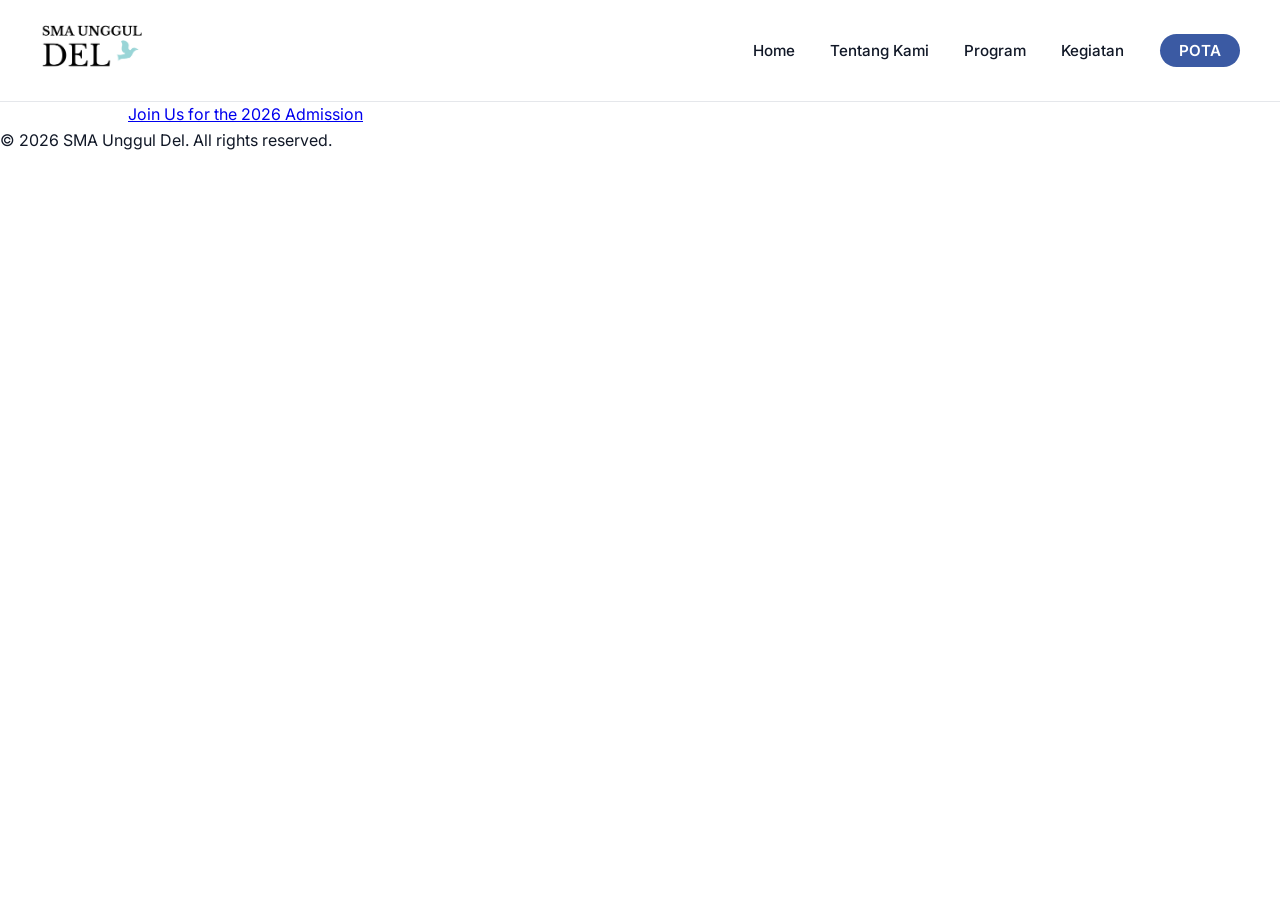
<file: index.html>
<!DOCTYPE html>
<html lang="en">
<head>
  <meta charset="UTF-8" />
  <meta name="viewport" content="width=device-width, initial-scale=1.0" />
  <title>SMA Unggul Del</title>
  <link href="https://fonts.googleapis.com/css2?family=Playfair+Display:wght@500;600;700&family=Inter:wght@400;500;600&display=swap" rel="stylesheet">
  <link rel="stylesheet" href="style.css">
</head>
<body>
  <header>
    <nav>
      <div class="logo"><a href="index.html"><img src="Images/title_card.png" alt="SMA Unggul Del Logo"></a></div>
      <ul>
        <li><a href="index.html">Home</a></li>
        <li><a href="about.html">Tentang Kami</a></li>
        <li><a href="program.html">Program</a></li>
        <li><a href="kegiatan.html">Kegiatan</a></li>
        <li><a href="pota.html" class="nav-cta">POTA</a></li>
      </ul>
    </nav>
  </header>
  <section class="hero">
    <div class="hero-content">
      <h1>A Noble School<br><span class="underline">for Noble Winners.</span></h1>
      <p>Bersama SMA Unggul Del wujudkan generasi yang cerdas, beriman, dan bijaksana.</p>
      <div class="hero-buttons">
         <a href="https://admisi.smadel.sch.id/" class="hero-cta" target="_blank">Join Us for the 2026 Admission</a>
      </div>
    </div>
  </section>
  <footer><p>© 2026 SMA Unggul Del. All rights reserved.</p></footer>
</body>
</html>
</file>
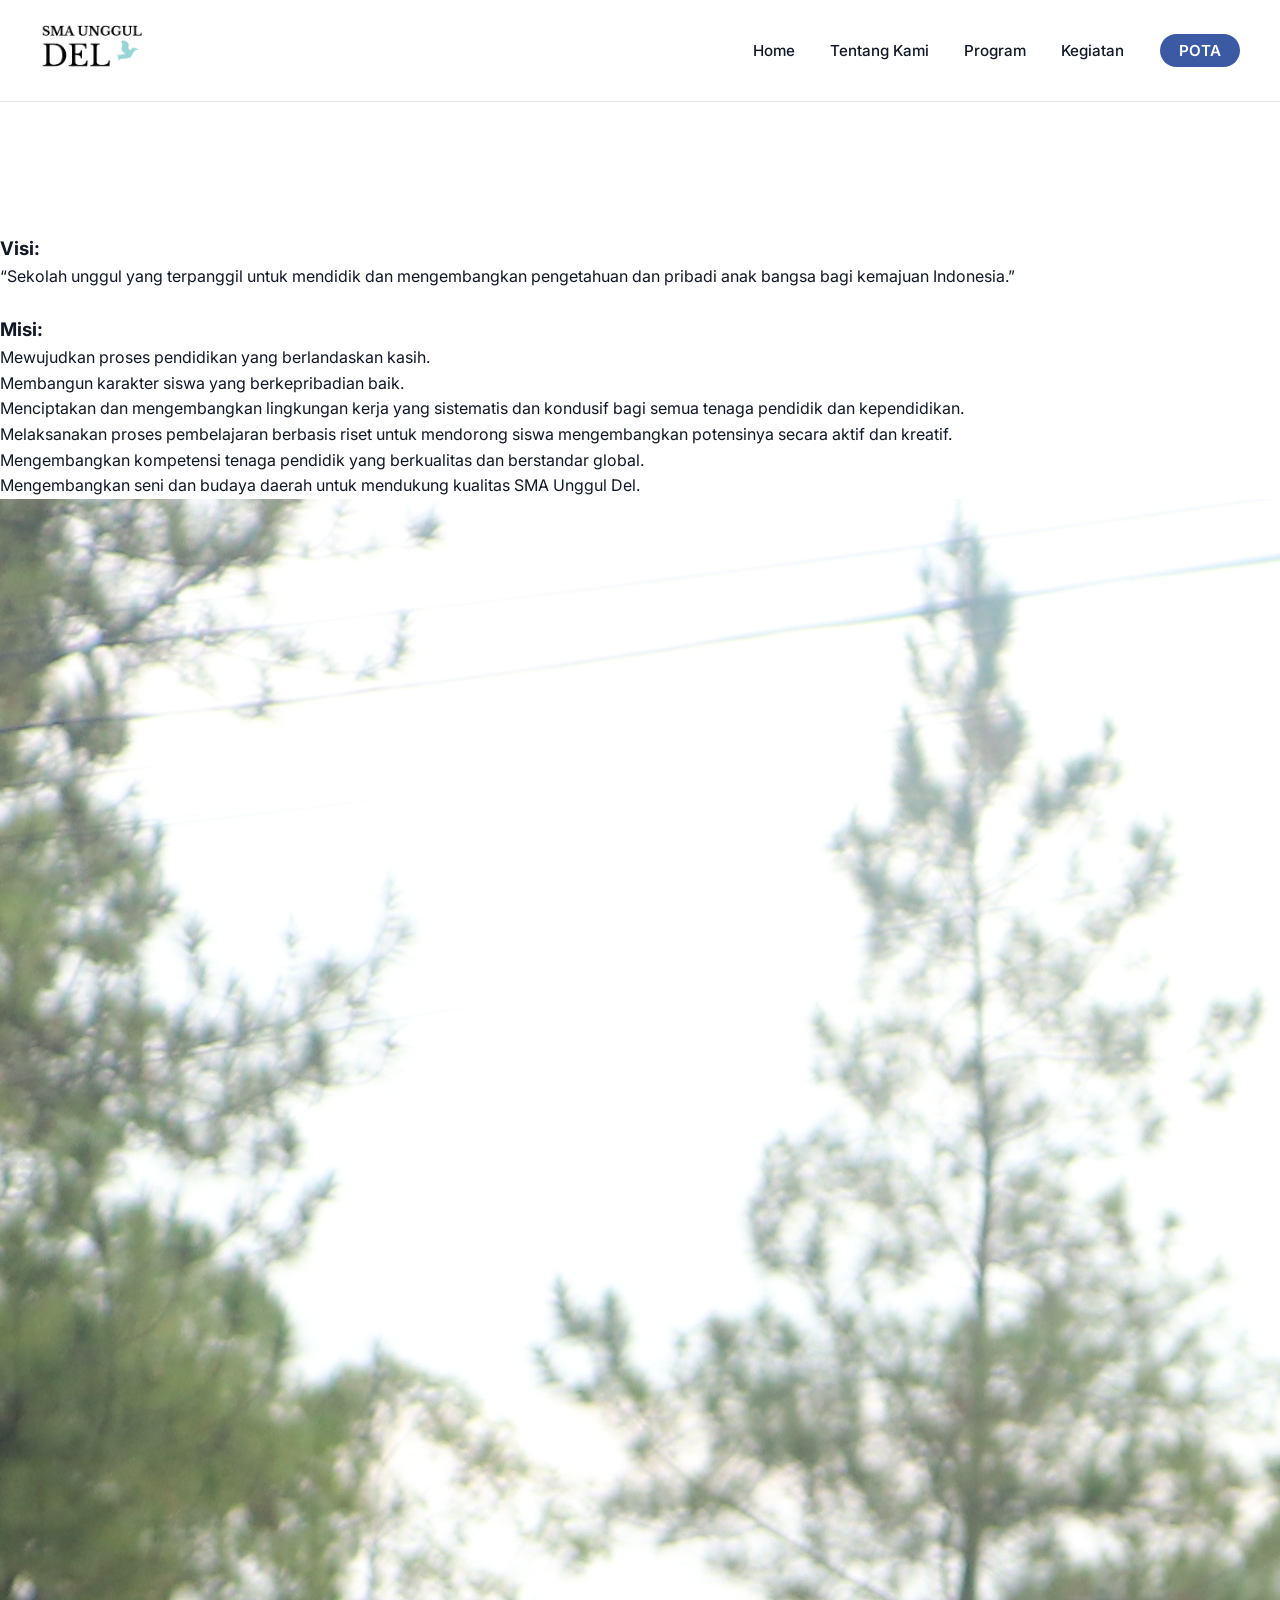
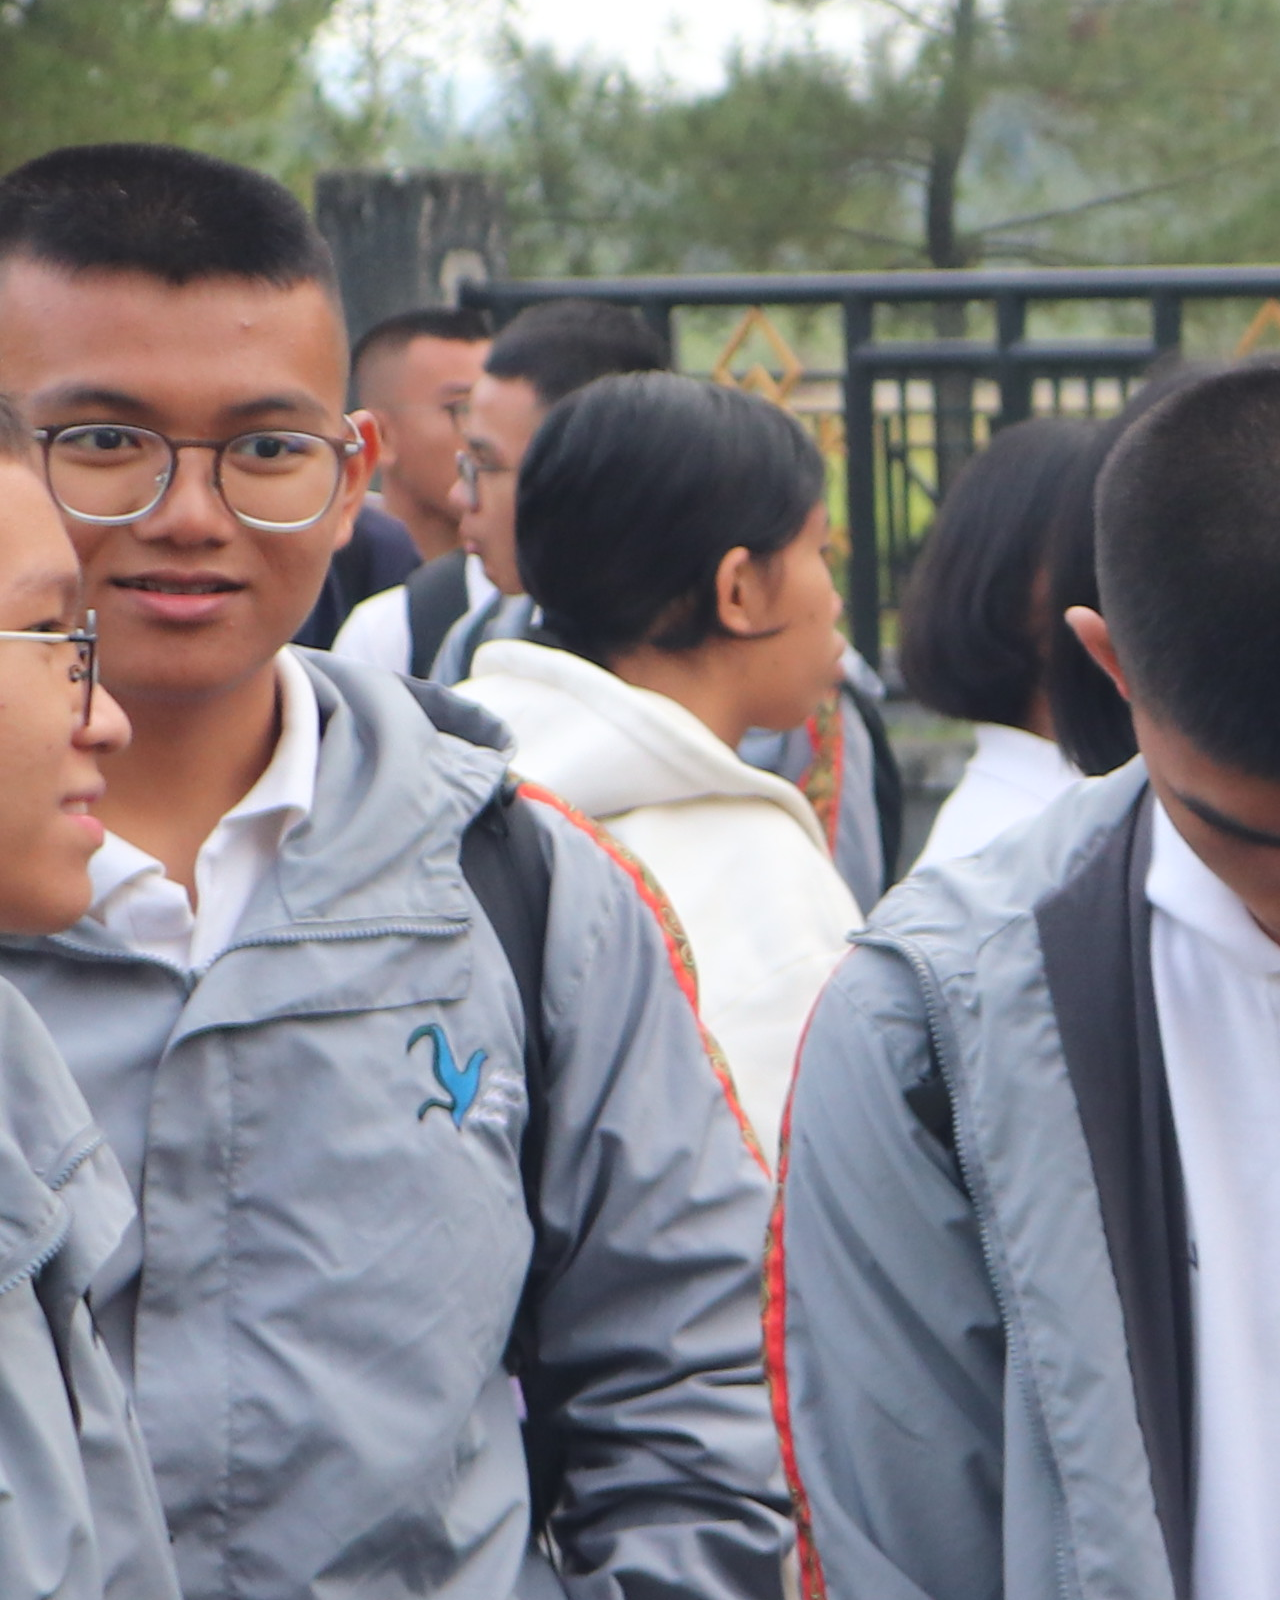
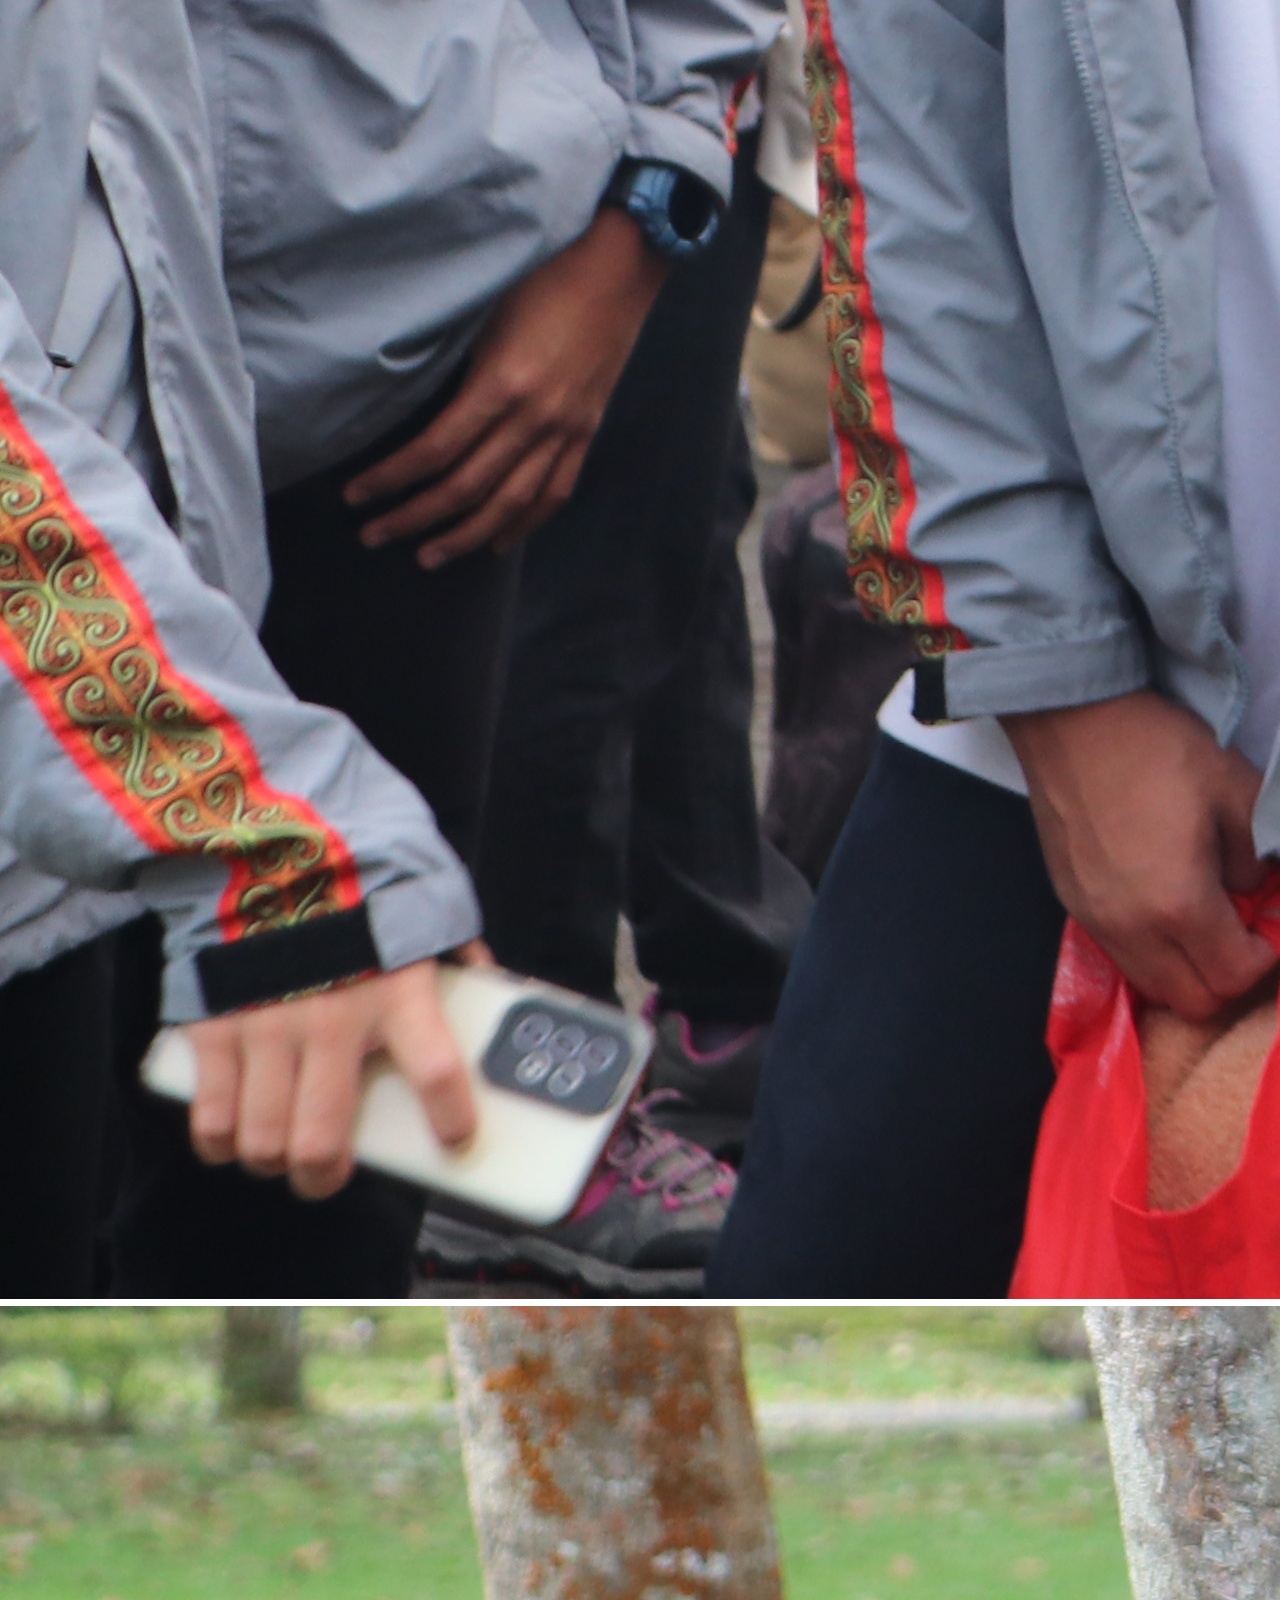
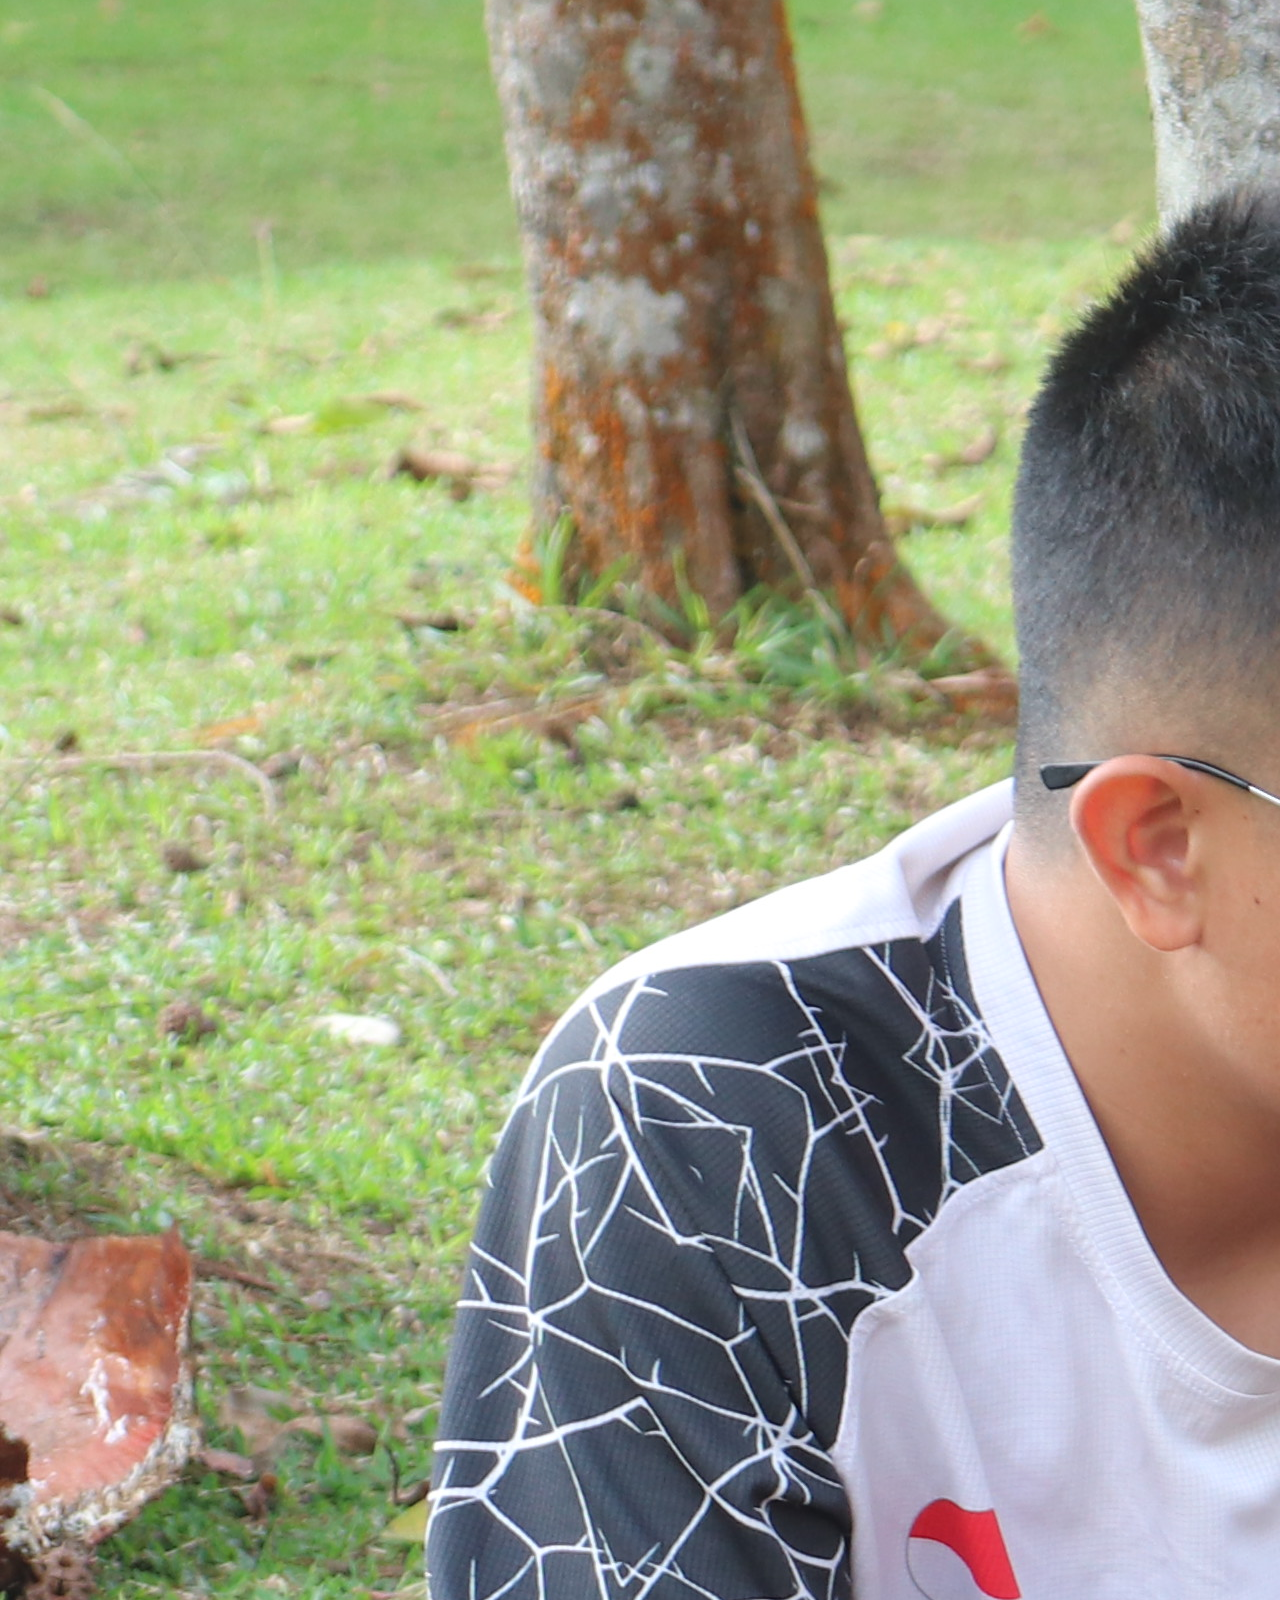
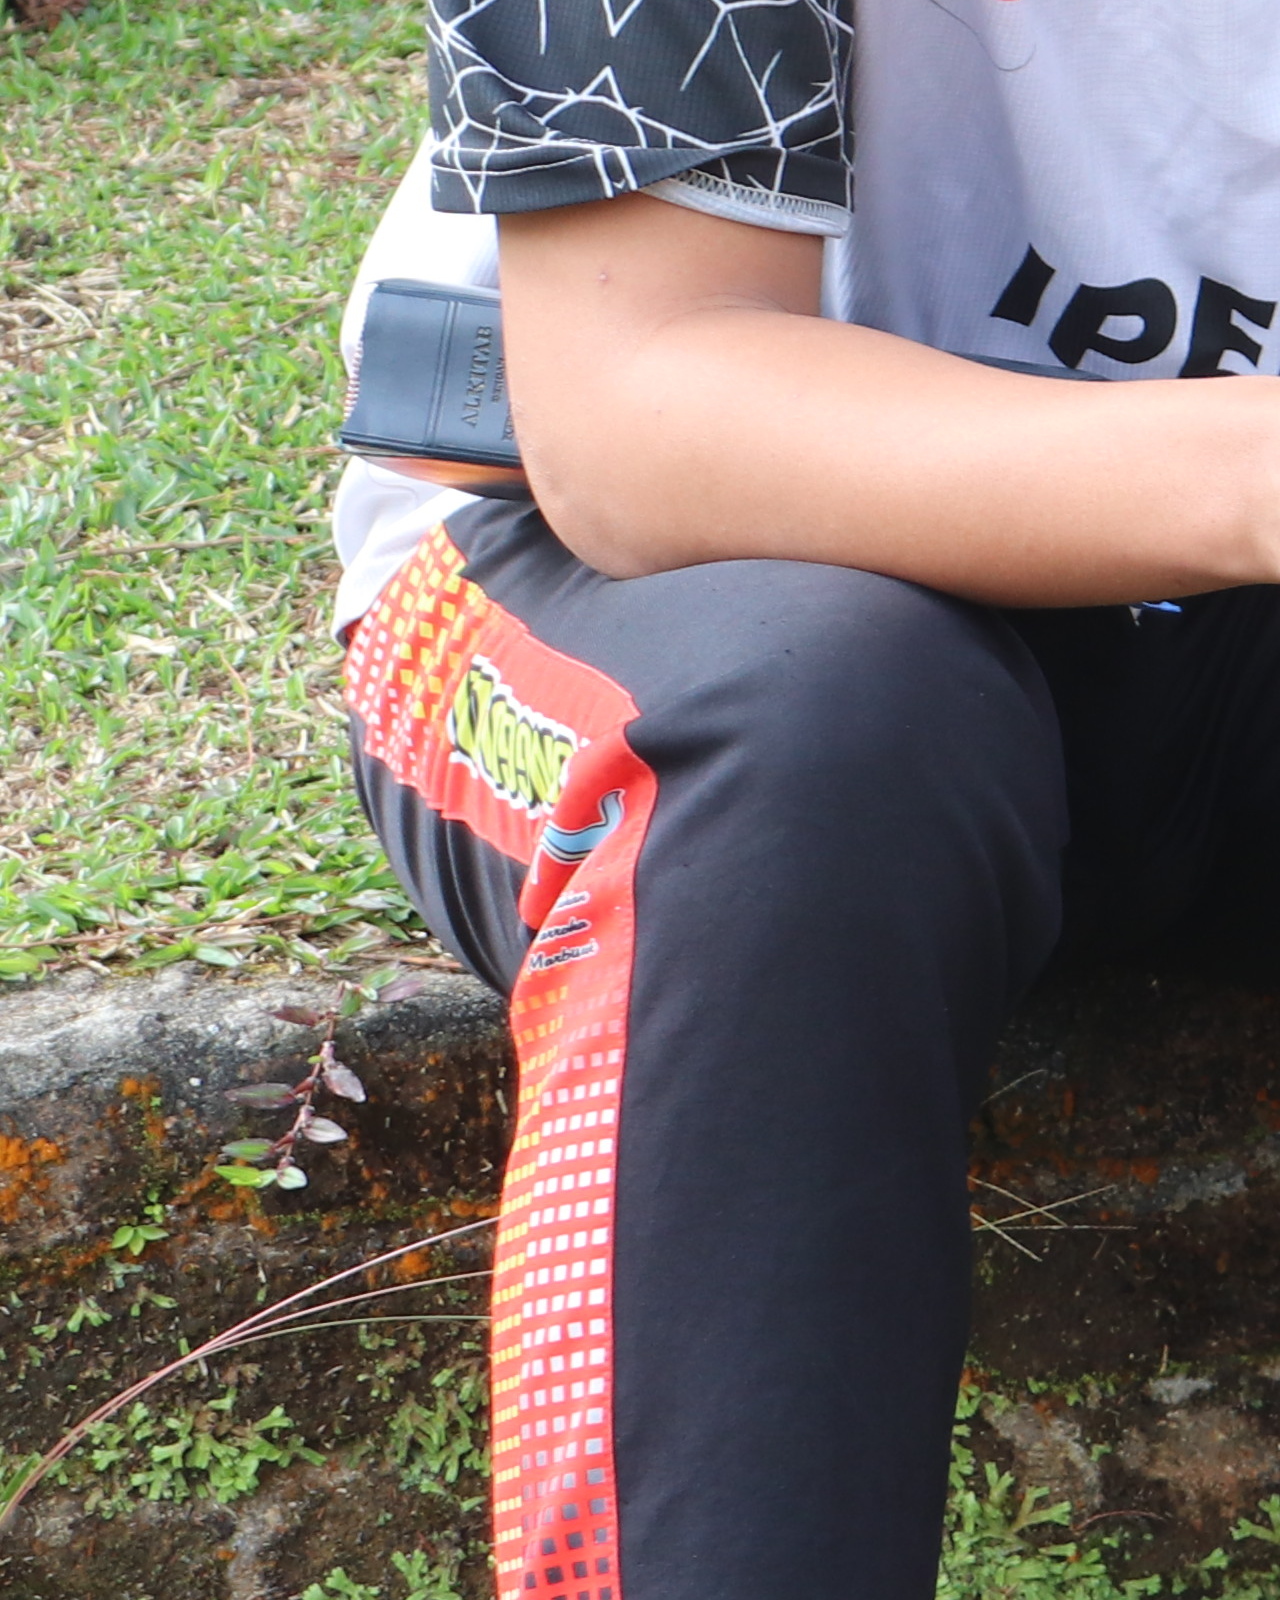
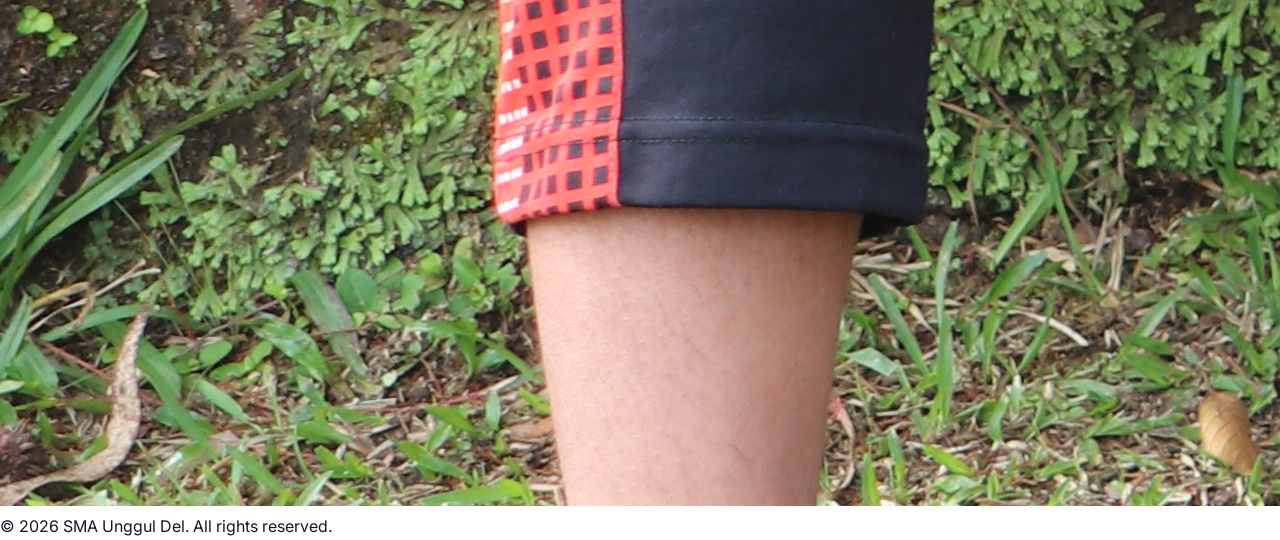
<file: about.html>
<!DOCTYPE html>
<html lang="en">
<head>
  <meta charset="UTF-8" />
  <meta name="viewport" content="width=device-width, initial-scale=1.0" />
  <title>Tentang Kami - SMA Unggul Del</title>
  <link href="https://fonts.googleapis.com/css2?family=Playfair+Display:wght@500;600;700&family=Inter:wght@400;500;600&display=swap" rel="stylesheet">
  <link rel="stylesheet" href="style.css">
</head>
<body>
  <header>
    <nav>
      <div class="logo"><a href="index.html"><img src="Images/title_card.png" alt="SMA Unggul Del Logo"></a></div>  
      <ul>
        <li><a href="index.html">Home</a></li>
        <li><a href="about.html">Tentang Kami</a></li>
        <li><a href="program.html">Program</a></li>
        <li><a href="kegiatan.html">Kegiatan</a></li>
        <li><a href="pota.html" class="nav-cta">POTA</a></li>
      </ul>
    </nav>
  </header>
  <section class="about-hero">
    <div class="hero-content">
      <div class="hero-accent"></div>
      <h2>Tentang SMA Unggul Del</h2>
      <p>
        <strong>SMA Unggul Del</strong>, didirikan oleh Jend. (Purn) Luhut Binsar Pandjaitan pada tahun 2011, hadir untuk mentransformasi pendidikan Indonesia—khususnya di kawasan Tapanuli.
        <br><br>
        Berlandaskan nilai <em>“MarTuhan, Marroha, Marbisuk”</em>, SMA Unggul Del membentuk generasi yang unggul dalam akademik, berintegritas, dan bijaksana.
      </p>
    </div>
  </section>
  <main class="content-section">
    <div class="vision-mission-container">
      <div class="text-block">
        <h3>Visi:</h3>
        <p>“Sekolah unggul yang terpanggil untuk mendidik dan mengembangkan pengetahuan dan pribadi anak bangsa bagi kemajuan Indonesia.”</p>
        <br>
        <h3>Misi:</h3>
        <ul class="mission-list">
          <li>Mewujudkan proses pendidikan yang berlandaskan kasih.</li>
          <li>Membangun karakter siswa yang berkepribadian baik.</li>
          <li>Menciptakan dan mengembangkan lingkungan kerja yang sistematis dan kondusif bagi semua tenaga pendidik dan kependidikan.</li>
          <li>Melaksanakan proses pembelajaran berbasis riset untuk mendorong siswa mengembangkan potensinya secara aktif dan kreatif.</li>
          <li>Mengembangkan kompetensi tenaga pendidik yang berkualitas dan berstandar global.</li>
          <li>Mengembangkan seni dan budaya daerah untuk mendukung kualitas SMA Unggul Del.</li>
        </ul>
      </div>
      <aside class="image-sidebar">
        <img src="Images/aboutus_1.JPG" alt="Aktivitas Siswa 1">
        <img src="Images/aboutus_2.JPG" alt="Aktivitas Siswa 2">
      </aside>
    </div>
  </main>
  <footer><p>© 2026 SMA Unggul Del. All rights reserved.</p></footer>
</body>
</html>
</file>
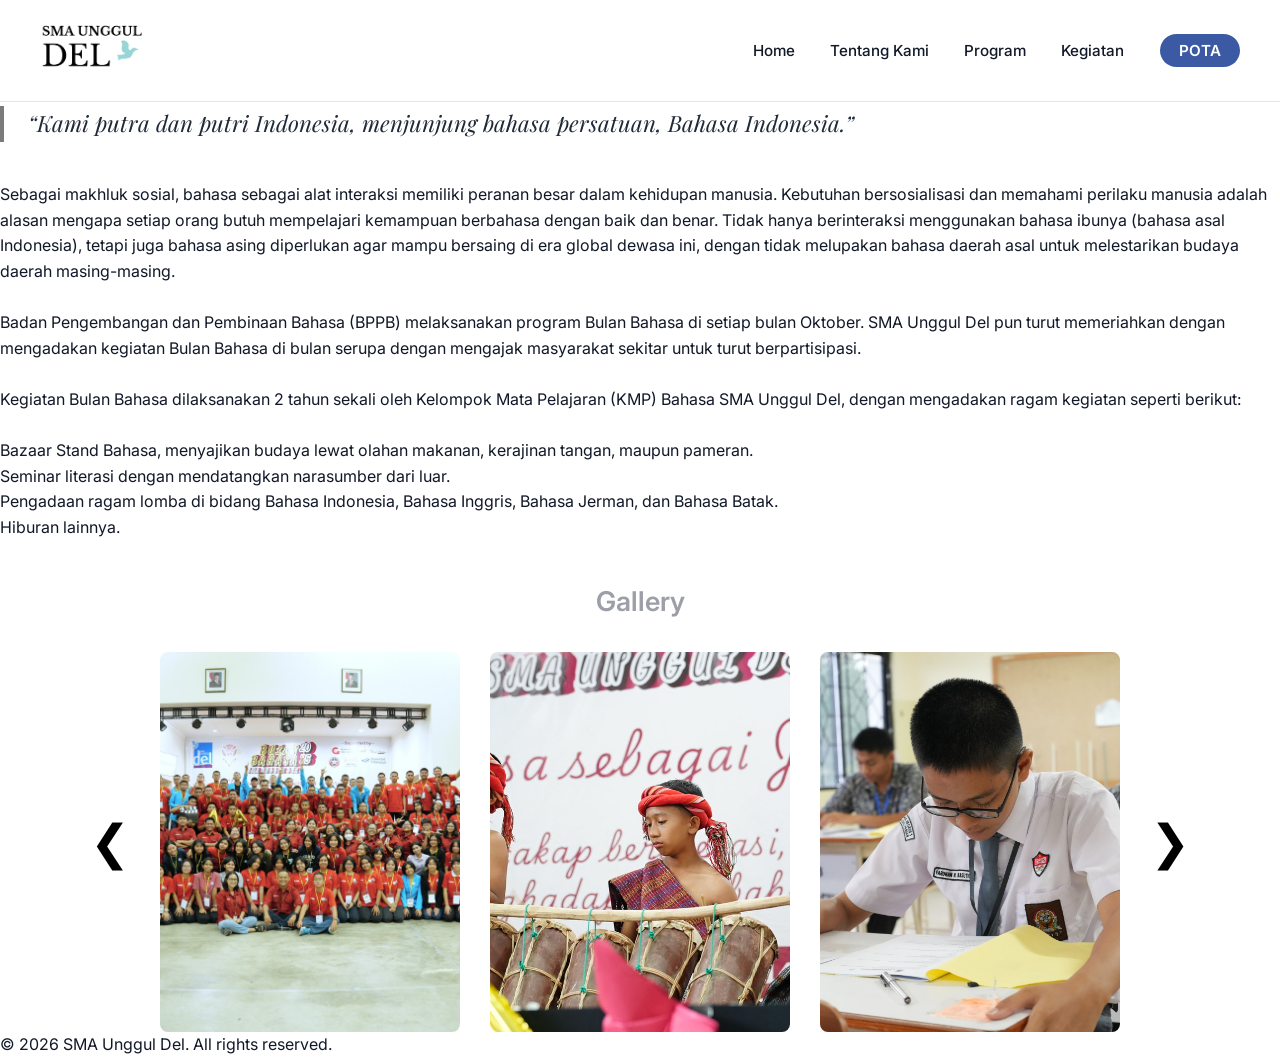
<file: bulan-bahasa.html>
<!DOCTYPE html>
<html lang="en">
<head>
  <meta charset="UTF-8" />
  <meta name="viewport" content="width=device-width, initial-scale=1.0" />
  <title>Bulan Bahasa - SMA Unggul Del</title>
  <link href="https://fonts.googleapis.com/css2?family=Playfair+Display:wght@500;600;700&family=Inter:wght@400;500;600&display=swap" rel="stylesheet">
  <link rel="stylesheet" href="style.css">
</head>
<body>
  <header>
    <nav>
      <div class="logo">
        <a href="index.html">
          <img src="Images/title_card.png" alt="SMA Unggul Del Logo">
        </a>
      </div>
      <ul>
        <li><a href="index.html">Home</a></li>
        <li><a href="about.html">Tentang Kami</a></li>
        <li><a href="program.html">Program</a></li>
        <li><a href="kegiatan.html">Kegiatan</a></li>
        <li><a href="pota.html" class="nav-cta">POTA</a></li>
      </ul>
    </nav>
  </header>

  <section class="bb-hero">
    <div class="hero-content">
      <div class="hero-accent"></div>
      <h2>Bulan Bahasa</h2>
    </div>
  </section>

  <main class="content-section">
    <div class="vision-mission-container">
      <div class="text-block">
        <p class="quote">
          “Kami putra dan putri Indonesia, menjunjung bahasa persatuan, Bahasa Indonesia.”
        </p>
        <p>
          Sebagai makhluk sosial, bahasa sebagai alat interaksi memiliki peranan besar dalam kehidupan manusia. Kebutuhan bersosialisasi dan memahami perilaku manusia adalah alasan mengapa setiap orang butuh mempelajari kemampuan berbahasa dengan baik dan benar. Tidak hanya berinteraksi menggunakan bahasa ibunya (bahasa asal Indonesia), tetapi juga bahasa asing diperlukan agar mampu bersaing di era global dewasa ini, dengan tidak melupakan bahasa daerah asal untuk melestarikan budaya daerah masing-masing.
        </p>
        <br>
        <p>
          Badan Pengembangan dan Pembinaan Bahasa (BPPB) melaksanakan program Bulan Bahasa di setiap bulan Oktober. SMA Unggul Del pun turut memeriahkan dengan mengadakan kegiatan Bulan Bahasa di bulan serupa dengan mengajak masyarakat sekitar untuk turut berpartisipasi.
        </p>
        <br>
        <p>
          Kegiatan Bulan Bahasa dilaksanakan 2 tahun sekali oleh Kelompok Mata Pelajaran (KMP) Bahasa SMA Unggul Del, dengan mengadakan ragam kegiatan seperti berikut:
        </p>
        <br>
        <ol class="mission-list">
          <li>Bazaar Stand Bahasa, menyajikan budaya lewat olahan makanan, kerajinan tangan, maupun pameran.</li>
          <li>Seminar literasi dengan mendatangkan narasumber dari luar.</li>
          <li>Pengadaan ragam lomba di bidang Bahasa Indonesia, Bahasa Inggris, Bahasa Jerman, dan Bahasa Batak.</li>
          <li>Hiburan lainnya.</li>
        </ol>
      </div>
    </div>

    <section class="gallery-section">
      <div class="gallery-heading">
        <h3>Gallery</h3>
      </div>
      <div class="gallery-wrapper">
        <button class="gallery-btn left" onclick="moveSlide(-1)">&#10094;</button>
        <div class="gallery-viewport">
          <div class="gallery-track" id="galleryTrack">
            <img src="Images/bb_5.jpg" alt="Bulan Bahasa 5">
            <img src="Images/bb_2.jpg" alt="Bulan Bahasa 2">
            <img src="Images/bb_3.jpg" alt="Bulan Bahasa 3">
            <img src="Images/bb_4.jpg" alt="Bulan Bahasa 4">
            <img src="Images/bb_6.jpg" alt="Bulan Bahasa 6">
            <img src="Images/bb_7.jpg" alt="Bulan Bahasa 7">
            <img src="Images/bb_8.jpg" alt="Bulan Bahasa 8">
            <img src="Images/bb_9.jpg" alt="Bulan Bahasa 9">
            <img src="Images/bb_10.jpg" alt="Bulan Bahasa 10">
          </div>
        </div>
        <button class="gallery-btn right" onclick="moveSlide(1)">&#10095;</button>
      </div>
    </section>
  </main>

  <footer>
    <p>© 2026 SMA Unggul Del. All rights reserved.</p>
  </footer>

  <script>
    let index = 0;
    function moveSlide(direction) {
      const track = document.getElementById("galleryTrack");
      const images = track.children;
      const visibleImages = window.innerWidth < 700 ? 1 : window.innerWidth < 1000 ? 2 : 3;
      const imageWidth = images[0].offsetWidth + 30;
      const maxIndex = images.length - visibleImages;
      index += direction;
      if (index > maxIndex) index = 0;
      if (index < 0) index = maxIndex;
      track.style.transform = `translateX(${-index * imageWidth}px)`;
    }
  </script>
</body>
</html>
</file>
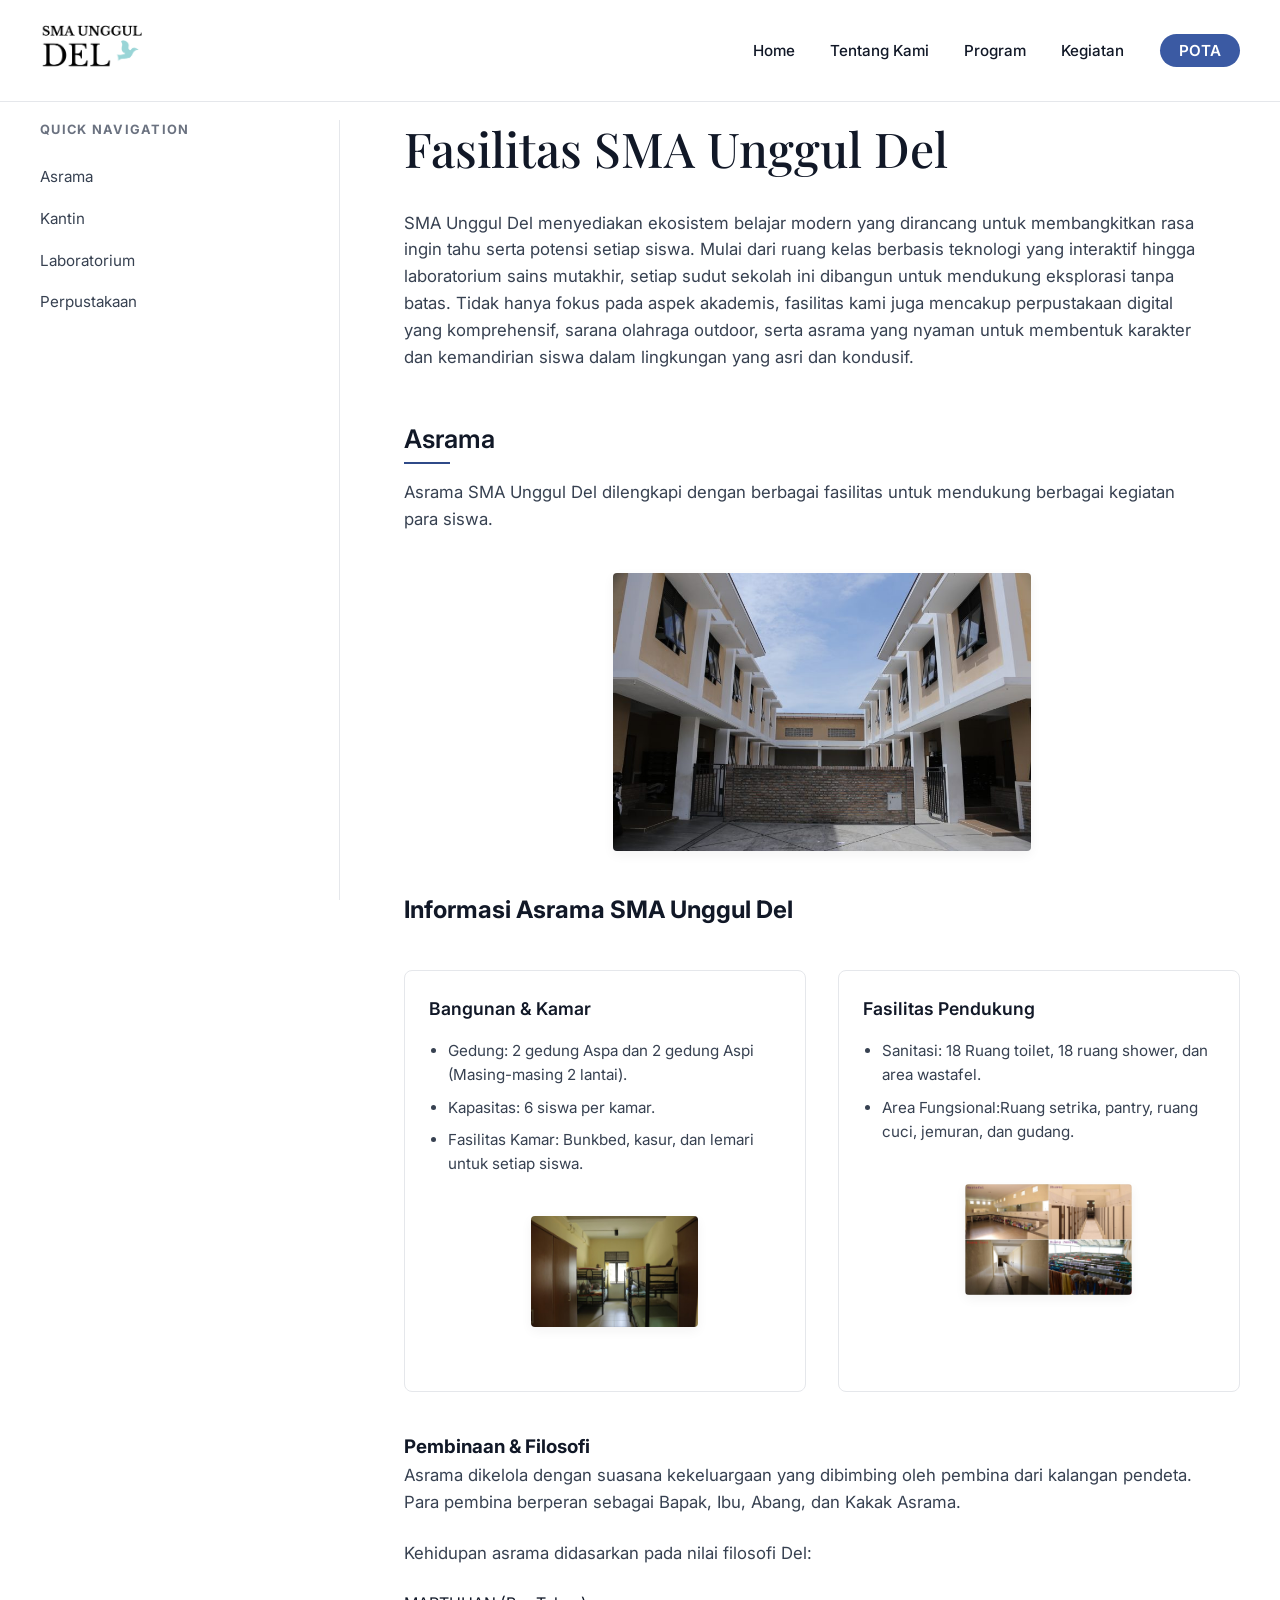
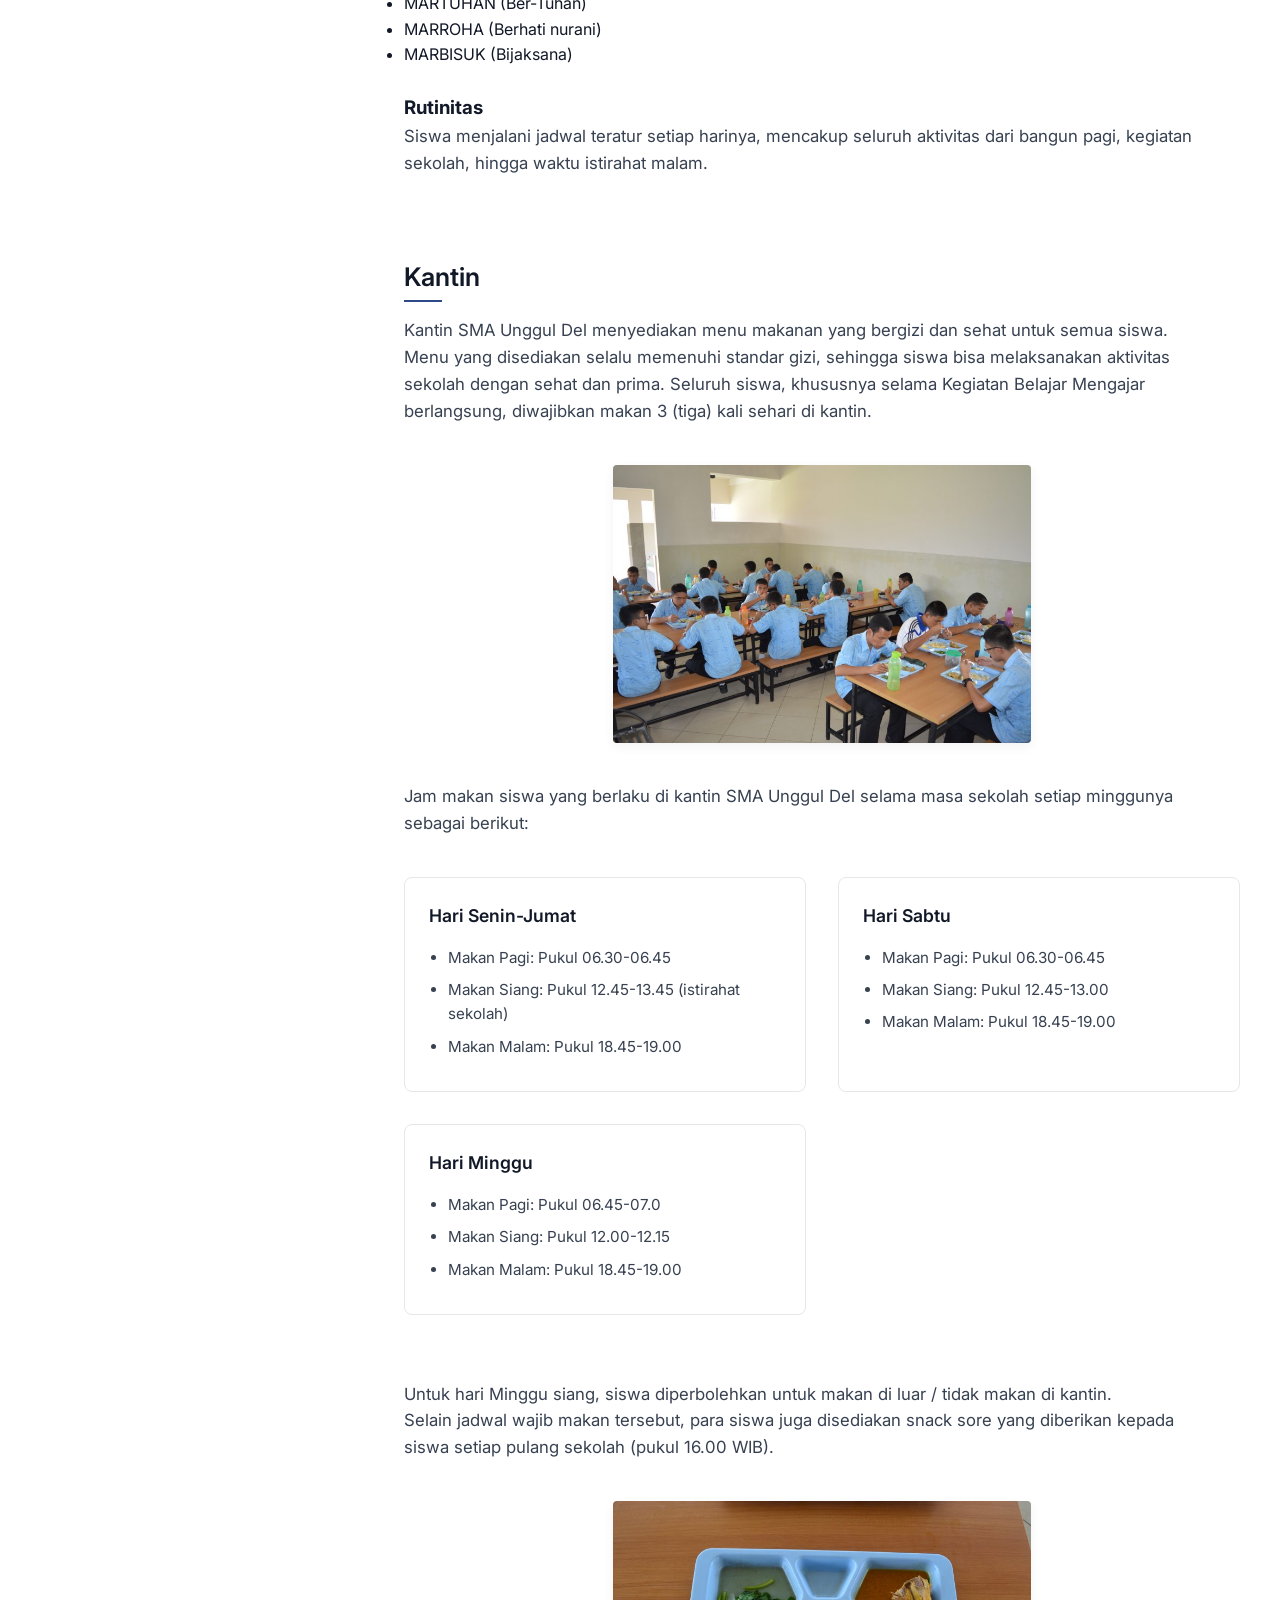
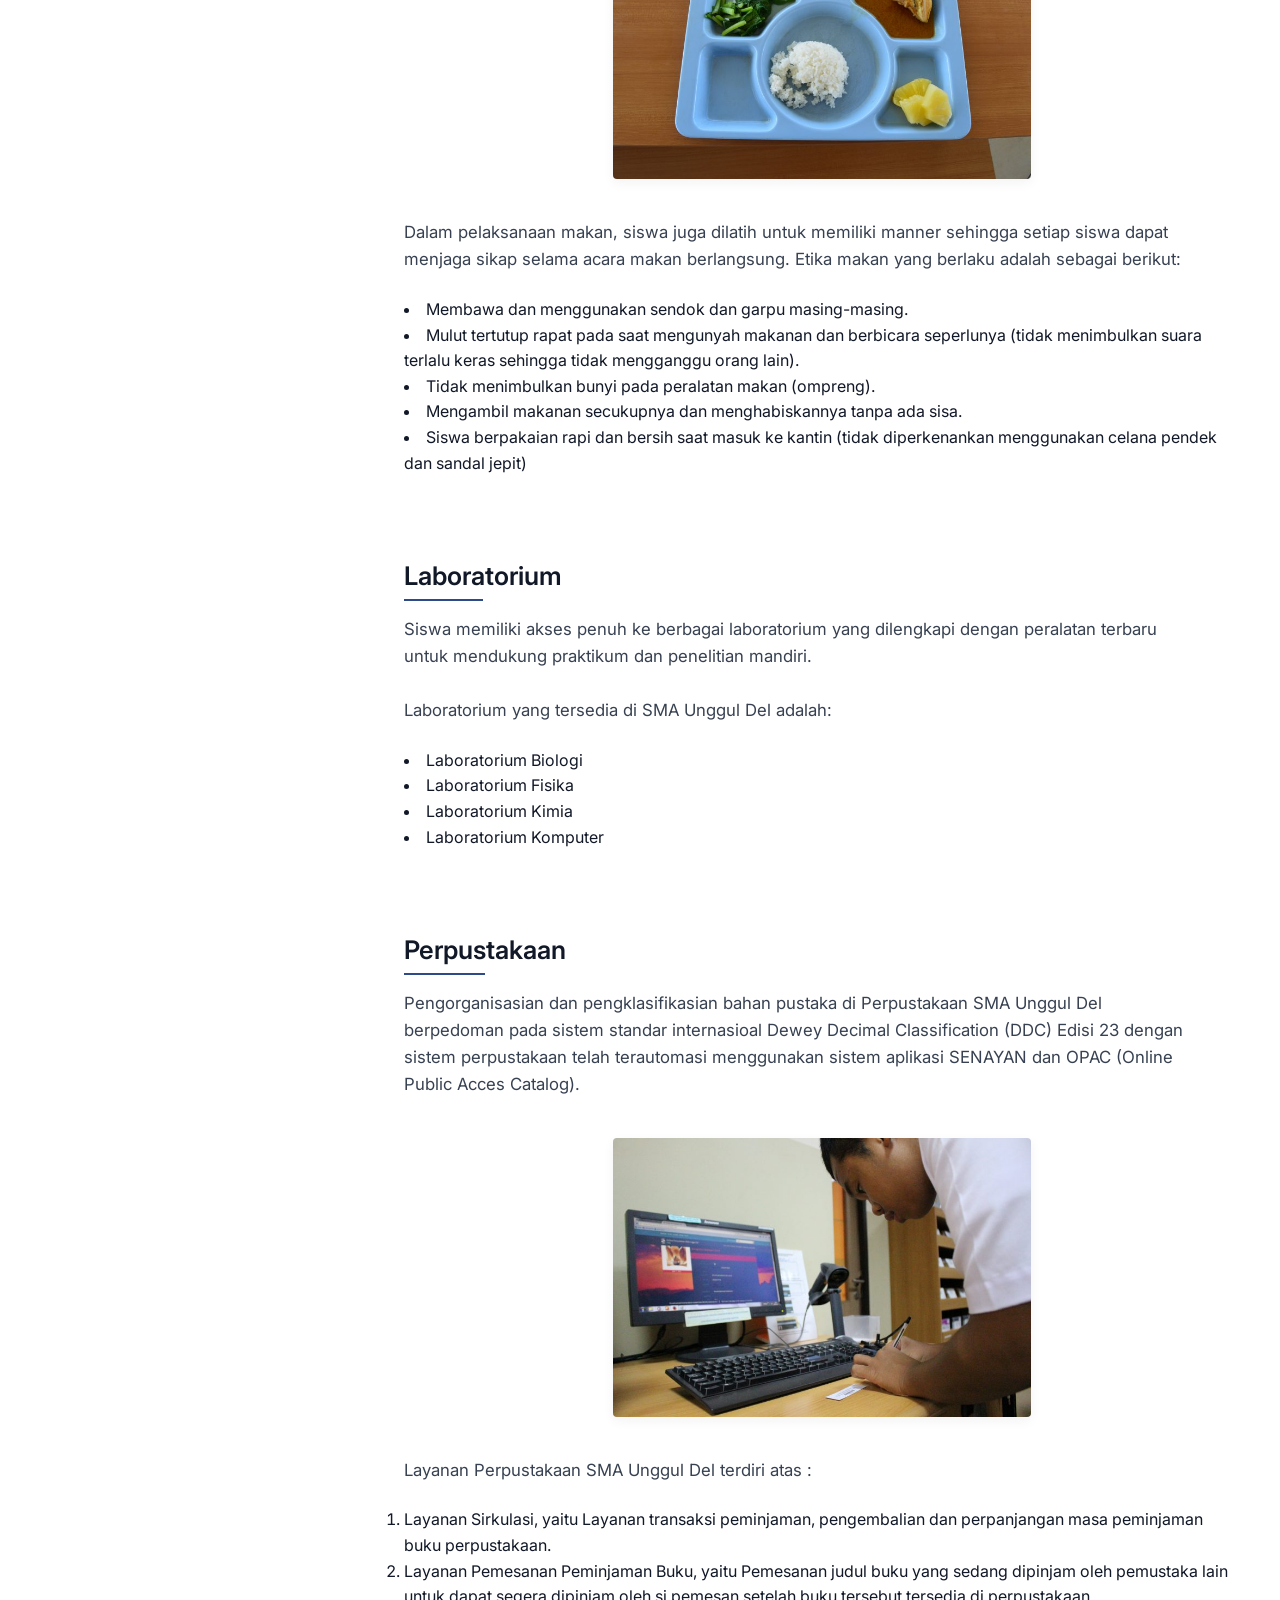
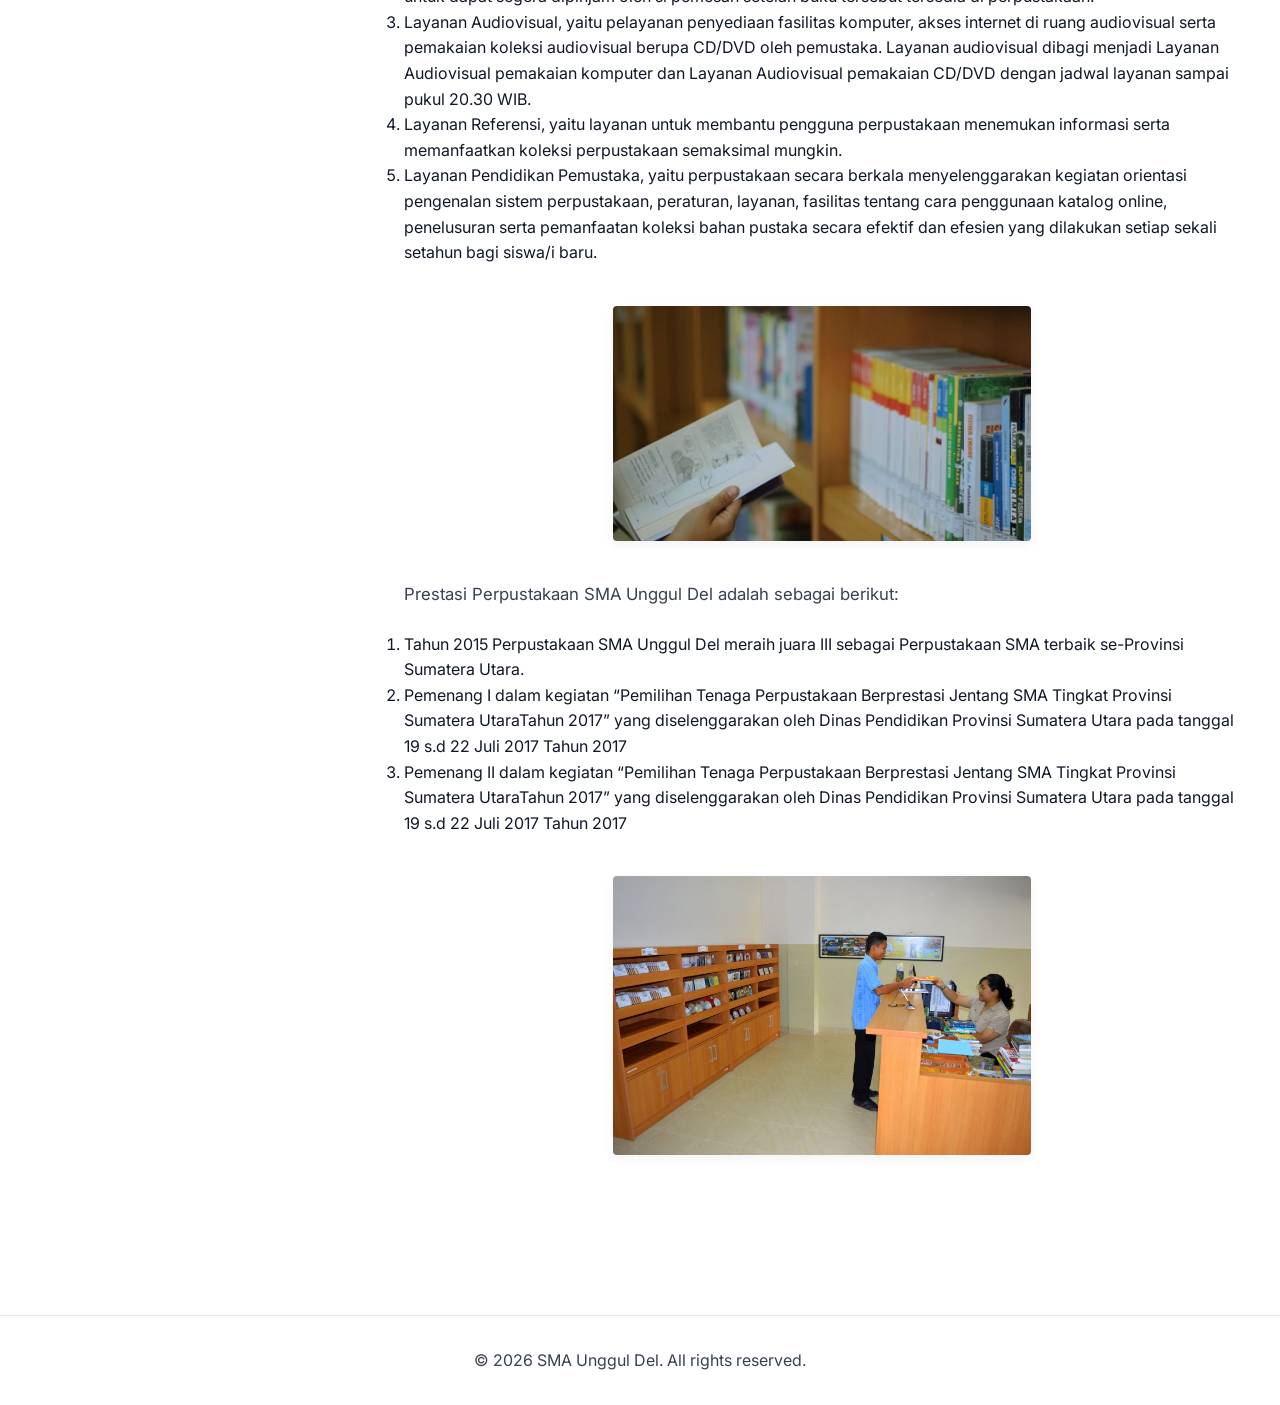
<file: fasilitas.html>
<!DOCTYPE html>
<html lang="en">
<head>
  <meta charset="UTF-8" />
  <meta name="viewport" content="width=device-width, initial-scale=1.0" />
  <title>Fasilitas - SMA Unggul Del</title>

  <link href="https://fonts.googleapis.com/css2?family=Playfair+Display:wght@500;600;700&family=Inter:wght@400;500;600&display=swap" rel="stylesheet">

  <style>
    * {
      margin: 0;
      padding: 0;
      box-sizing: border-box;
    }

    body {
      font-family: 'Inter', sans-serif;
      color: #111827;
      background-color: #ffffff;
      line-height: 1.6;
    }

    /* ================= HEADER ================= */
    header {
      position: fixed;
      top: 0;
      width: 100%;
      background: #ffffff;
      border-bottom: 1px solid #e5e7eb;
      z-index: 100;
    }

    nav {
      line-height: 1;
      max-width: 1400px;
      margin: auto;
      padding: 1.2rem 2.5rem;
      display: flex;
      align-items: center;
      justify-content: space-between;
    }

    .logo img { height: 60px; }

    nav ul {
      list-style: none;
      display: flex;
      align-items: center;
      gap: 2.2rem;
    }

    nav a {
      text-decoration: none;
      color: #111827;
      font-weight: 500;
      font-size: 0.95rem;
    }

    .nav-cta {
      background: #3b5aa3;
      color: #ffffff !important;
      padding: 0.45rem 1.2rem;
      border-radius: 999px;
      font-weight: 600;
    }

    /* ================= LAYOUT ================= */
    .container {
      display: flex;
      max-width: 1400px;
      margin: 0 auto;
      padding: 0 2.5rem;
    }

    .sidebar {
      width: 300px;
      position: sticky;
      top: 120px;
      height: calc(100vh - 120px);
      padding-right: 2rem;
      border-right: 1px solid #e5e7eb;
      overflow-y: auto;
    }

    .sidebar h3 {
      font-size: 0.8rem;
      text-transform: uppercase;
      letter-spacing: 0.1em;
      color: #6b7280;
      margin-bottom: 1.5rem;
    }

    .sidebar ul { list-style: none; }

    .sidebar li { margin-bottom: 1rem; }

    .sidebar a {
      text-decoration: none;
      color: #374151;
      font-size: 0.95rem;
    }

    .sidebar a:hover {
      color: #2f4a88;
    }

    .main-content {
      flex: 1;
      padding: 0 0 80px 4rem;
      padding-top: 120px;
    }

    .section-title {
      font-family: 'Playfair Display', serif;
      font-size: 3rem;
      font-weight: 500;
      line-height: 1.2;
      margin-bottom: 2rem;
    }

    .main-content > p {
      font-size: 1.05rem;
      color: #374151;
      max-width: 800px;
      margin-bottom: 3rem;
    }

    .content-block {
      margin-bottom: 5rem;
      scroll-margin-top: 120px;
    }

    .block-heading {
      font-size: 1.6rem;
      font-weight: 600;
      margin-bottom: 1.2rem;
      position: relative;
      display: inline-block;
    }

    .block-heading::after {
      content: '';
      position: absolute;
      left: 0;
      bottom: -4px;
      width: 50%;
      height: 2px;
      background-color: #2f4a88;
    }

    .content-block p {
      font-size: 1.05rem;
      color: #374151;
      margin-bottom: 1.5rem;
      max-width: 800px;
    }

    .content-image-wrapper {
      margin: 2.5rem 0;
      display: flex;
      justify-content: center;
    }

    .body-image {
      max-width: 50%;
      height: auto;
      border-radius: 4px;
      box-shadow: 0 4px 12px rgba(0,0,0,0.05);
    }

    /* ================= FACILITY CARDS ================= */
    .facility-grid {
      display: grid;
      grid-template-columns: repeat(auto-fit, minmax(280px, 1fr));
      gap: 2rem;
      margin: 2.5rem 0;
    }

    .card {
      background: #ffffff;
      border: 1px solid #e5e7eb;
      border-radius: 8px;
      padding: 1.5rem;
    }

    .card h3 {
      font-size: 1.1rem;
      margin-bottom: 1rem;
      font-weight: 600;
    }

    .card ul {
      padding-left: 1.2rem;
    }

    .card li {
      font-size: 0.95rem;
      color: #374151;
      margin-bottom: 0.5rem;
    }

    /* ================= FOOTER ================= */
    footer {
      background: #ffffff;
      border-top: 1px solid #e5e7eb;
      text-align: center;
      padding: 2rem;
      color: #374151;
    }

    /* ================= RESPONSIVE ================= */
    @media (max-width: 1024px) {
      .sidebar { display: none; }
      .main-content { padding-left: 0; }
      .body-image { max-width: 90%; }
    }
  </style>
</head>
<body>

<header>
  <nav>
    <div class="logo">
        <a href="index.html">
          <img src="Images/title_card.png" alt="SMA Unggul Del Logo">
        </a>
      </div>
    <ul>
      <li><a href="index.html">Home</a></li>
      <li><a href="about.html">Tentang Kami</a></li>
      <li><a href="program.html">Program</a></li>
      <li><a href="kegiatan.html">Kegiatan</a></li>
      <li><a href="pota.html" class="nav-cta">POTA</a></li>
    </ul>
  </nav>
</header>

  <div class="container">
    <aside class="sidebar">
      <h3>Quick Navigation</h3>
      <ul>
        <li><a href="#asrama">Asrama</a></li>
        <li><a href="#kantin">Kantin</a></li>
        <li><a href="#laboratorium">Laboratorium</a></li>
        <li><a href="#perpustakaan">Perpustakaan</a></li>
      </ul>
    </aside>

    <main class="main-content">
      <h1 class="section-title">Fasilitas SMA Unggul Del</h1>
      <p>SMA Unggul Del menyediakan ekosistem belajar modern yang dirancang untuk membangkitkan rasa ingin tahu serta potensi setiap siswa. Mulai dari ruang kelas berbasis teknologi yang interaktif hingga laboratorium sains mutakhir, setiap sudut sekolah ini dibangun untuk mendukung eksplorasi tanpa batas. Tidak hanya fokus pada aspek akademis, fasilitas kami juga mencakup perpustakaan digital yang komprehensif, sarana olahraga outdoor, serta asrama yang nyaman untuk membentuk karakter dan kemandirian siswa dalam lingkungan yang asri dan kondusif.</p>
      <section id="asrama" class="content-block">
        <h2 class="block-heading">Asrama</h2>
        <p>Asrama SMA Unggul Del dilengkapi dengan berbagai fasilitas untuk mendukung berbagai kegiatan para siswa.</p>
        <div class="content-image-wrapper">
         <img src="Images/asrama_1.jpg" alt="Asrama" class="body-image">
        </div>
        <h2>Informasi Asrama SMA Unggul Del</h2>

    <div class="facility-grid">
        <div class="card">
            <h3>Bangunan & Kamar</h3>
            <ul>
                <li>Gedung: 2 gedung Aspa dan 2 gedung Aspi (Masing-masing 2 lantai).</li>
                <li>Kapasitas: 6 siswa per kamar.</li>
                <li>Fasilitas Kamar: Bunkbed, kasur, dan lemari untuk setiap siswa.</li>
                <div class="content-image-wrapper">
                <img src="Images/kamar_1.jpg" alt="Kamar" class="body-image">
                </div>
            </ul>
        </div>

        <div class="card">
            <h3>Fasilitas Pendukung</h3>
            <ul>
                <li>Sanitasi: 18 Ruang toilet, 18 ruang shower, dan area wastafel.</li>
                <li>Area Fungsional:Ruang setrika, pantry, ruang cuci, jemuran, dan gudang.</li>
                <div class="content-image-wrapper">
                <img src="Images/fasilitas_asrama.jpg" alt="Fasilitas Asrama" class="body-image">
                </div>
            </ul>
        </div>
    </div>

    <h3>Pembinaan & Filosofi</h3>
    <p>Asrama dikelola dengan suasana kekeluargaan yang dibimbing oleh pembina dari kalangan pendeta. Para pembina berperan sebagai Bapak, Ibu, Abang, dan Kakak Asrama.</p>
    
    <p>Kehidupan asrama didasarkan pada nilai filosofi Del:</p>
    <ul>
        <li><span class="highlight">MARTUHAN</span> (Ber-Tuhan)</li>
        <li><span class="highlight">MARROHA</span> (Berhati nurani)</li>
        <li><span class="highlight">MARBISUK</span> (Bijaksana)</li>
    </ul>
    <br>

    <h3>Rutinitas</h3>
    <p>Siswa menjalani jadwal teratur setiap harinya, mencakup seluruh aktivitas dari bangun pagi, kegiatan sekolah, hingga waktu istirahat malam.</p>
        
      </section>

      <section id="kantin" class="content-block">
        <h2 class="block-heading">Kantin</h2>
        <p>Kantin SMA Unggul Del menyediakan menu makanan yang bergizi dan sehat untuk semua siswa. Menu yang disediakan selalu memenuhi standar gizi, sehingga siswa bisa melaksanakan aktivitas sekolah dengan sehat dan prima. Seluruh siswa, khususnya selama Kegiatan Belajar Mengajar berlangsung, diwajibkan makan 3 (tiga) kali sehari di kantin.</p>
        <div class="content-image-wrapper">
          <img src="Images/kantin_1.jpg" alt="Kantin" class="body-image">
        </div>
        <p>Jam makan siswa yang berlaku di kantin SMA Unggul Del selama masa sekolah setiap minggunya sebagai berikut:</p>
        <div class="facility-grid">
        <div class="card">
            <h3>Hari Senin-Jumat</h3>
            <ul>
                <li>Makan Pagi: Pukul 06.30-06.45</li>
                <li>Makan Siang: Pukul 12.45-13.45 (istirahat sekolah)</li>
                <li>Makan Malam: Pukul 18.45-19.00</li>
            </ul>
        </div>

        <div class="card">
            <h3>Hari Sabtu</h3>
            <ul>
                <li>Makan Pagi: Pukul 06.30-06.45</li>
                <li>Makan Siang: Pukul 12.45-13.00</li>
                <li>Makan Malam: Pukul 18.45-19.00</li>
            </ul>
        </div>

        <div class="card">
            <h3>Hari Minggu</h3>
            <ul>
                <li>Makan Pagi: Pukul 06.45-07.0</li>
                <li>Makan Siang: Pukul 12.00-12.15</li>
                <li>Makan Malam: Pukul 18.45-19.00</li>
            </ul>
        </div>
    </div>
    <br>
    <p>Untuk hari Minggu siang, siswa diperbolehkan untuk makan di luar / tidak makan di kantin.
       <br>
       Selain jadwal wajib makan tersebut, para siswa juga disediakan snack sore yang diberikan kepada siswa setiap pulang sekolah (pukul 16.00 WIB).</p>
       <div class="content-image-wrapper">
          <img src="Images/ompreng_1.jpg" alt="Ompreng Makan" class="body-image">
        </div>
    <p>Dalam pelaksanaan makan, siswa juga dilatih untuk memiliki manner sehingga setiap siswa dapat menjaga sikap selama acara makan berlangsung. Etika makan yang berlaku adalah sebagai berikut:</p>  
    <li>Membawa dan menggunakan sendok dan garpu masing-masing.</li>
    <li>Mulut tertutup rapat pada saat mengunyah makanan dan berbicara seperlunya (tidak menimbulkan suara terlalu keras sehingga tidak mengganggu orang lain).</li>
    <li>Tidak menimbulkan bunyi pada peralatan makan (ompreng).</li>
    <li>Mengambil makanan secukupnya dan menghabiskannya tanpa ada sisa.</li>
    <li>Siswa berpakaian rapi dan bersih saat masuk ke kantin (tidak diperkenankan menggunakan celana pendek dan sandal jepit)</li>
    
  </section>

      <section id="laboratorium" class="content-block">
        <h2 class="block-heading">Laboratorium</h2>
        <p>Siswa memiliki akses penuh ke berbagai laboratorium yang dilengkapi dengan peralatan terbaru untuk mendukung praktikum dan penelitian mandiri.<br><br>Laboratorium yang tersedia di SMA Unggul Del adalah:</p>
        <li>Laboratorium Biologi</li>
        <li>Laboratorium Fisika</li>
        <li>Laboratorium Kimia</li>
        <li>Laboratorium Komputer</li>
      </section>

      <section id="perpustakaan" class="content-block">
        <h2 class="block-heading">Perpustakaan</h2>
        <p>Pengorganisasian dan pengklasifikasian bahan pustaka di Perpustakaan SMA Unggul Del berpedoman pada sistem standar internasioal Dewey Decimal Classification (DDC) Edisi 23  dengan sistem perpustakaan telah terautomasi menggunakan sistem aplikasi SENAYAN dan OPAC (Online Public Acces Catalog).</p>
        <div class="content-image-wrapper">
          <img src="Images/perpus_1.jpg" alt="Ompreng Makan" class="body-image">
        </div>
        <p>Layanan Perpustakaan SMA Unggul Del terdiri atas :</p>
        <ol>
          <li>Layanan Sirkulasi, yaitu Layanan transaksi peminjaman, pengembalian dan perpanjangan masa peminjaman buku perpustakaan.</li>
          <li>Layanan Pemesanan Peminjaman Buku, yaitu Pemesanan judul buku yang sedang dipinjam oleh pemustaka lain untuk dapat segera dipinjam oleh si pemesan setelah buku tersebut tersedia di perpustakaan.</li>
          <li>Layanan Audiovisual, yaitu pelayanan penyediaan fasilitas komputer, akses internet di ruang audiovisual serta pemakaian koleksi audiovisual berupa CD/DVD oleh pemustaka. Layanan audiovisual dibagi menjadi Layanan Audiovisual pemakaian komputer dan Layanan Audiovisual pemakaian CD/DVD dengan jadwal layanan sampai pukul 20.30 WIB.</li>
          <li>Layanan Referensi, yaitu layanan untuk membantu pengguna perpustakaan menemukan informasi serta memanfaatkan koleksi perpustakaan semaksimal mungkin.</li>
          <li>Layanan Pendidikan Pemustaka, yaitu perpustakaan secara berkala menyelenggarakan kegiatan orientasi pengenalan sistem perpustakaan, peraturan, layanan, fasilitas tentang cara penggunaan katalog online, penelusuran serta pemanfaatan koleksi bahan pustaka secara efektif dan efesien yang dilakukan setiap sekali setahun bagi siswa/i baru.</li>
        </ol>
        <div class="content-image-wrapper">
          <img src="Images/perpus_4.png" alt="kurikulum" class="body-image">
        </div>
        <p>Prestasi Perpustakaan SMA Unggul Del adalah sebagai berikut:</p>
        <ol>
          <li>Tahun 2015 Perpustakaan SMA Unggul Del meraih juara III sebagai Perpustakaan SMA terbaik se-Provinsi Sumatera Utara.</li>
          <li>Pemenang I dalam kegiatan “Pemilihan Tenaga Perpustakaan Berprestasi Jentang SMA Tingkat Provinsi Sumatera UtaraTahun 2017” yang diselenggarakan oleh Dinas Pendidikan Provinsi Sumatera Utara pada tanggal 19 s.d 22 Juli 2017 Tahun 2017</li>
          <li>Pemenang II dalam kegiatan “Pemilihan Tenaga Perpustakaan Berprestasi Jentang SMA Tingkat Provinsi Sumatera UtaraTahun 2017” yang diselenggarakan oleh Dinas Pendidikan Provinsi Sumatera Utara pada tanggal 19 s.d 22 Juli 2017 Tahun 2017</li>
        </ol>
        <div class="content-image-wrapper">
          <img src="Images/perpus_3.jpg" alt="Ompreng Makan" class="body-image">
        </div>
        </section>
    </main>
  </div>

  <footer style="text-align: center; padding: 2rem; border-top: 1px solid #e5e7eb;">
    <p>© 2026 SMA Unggul Del. All rights reserved.</p>
  </footer>

</body>
</html>
</file>
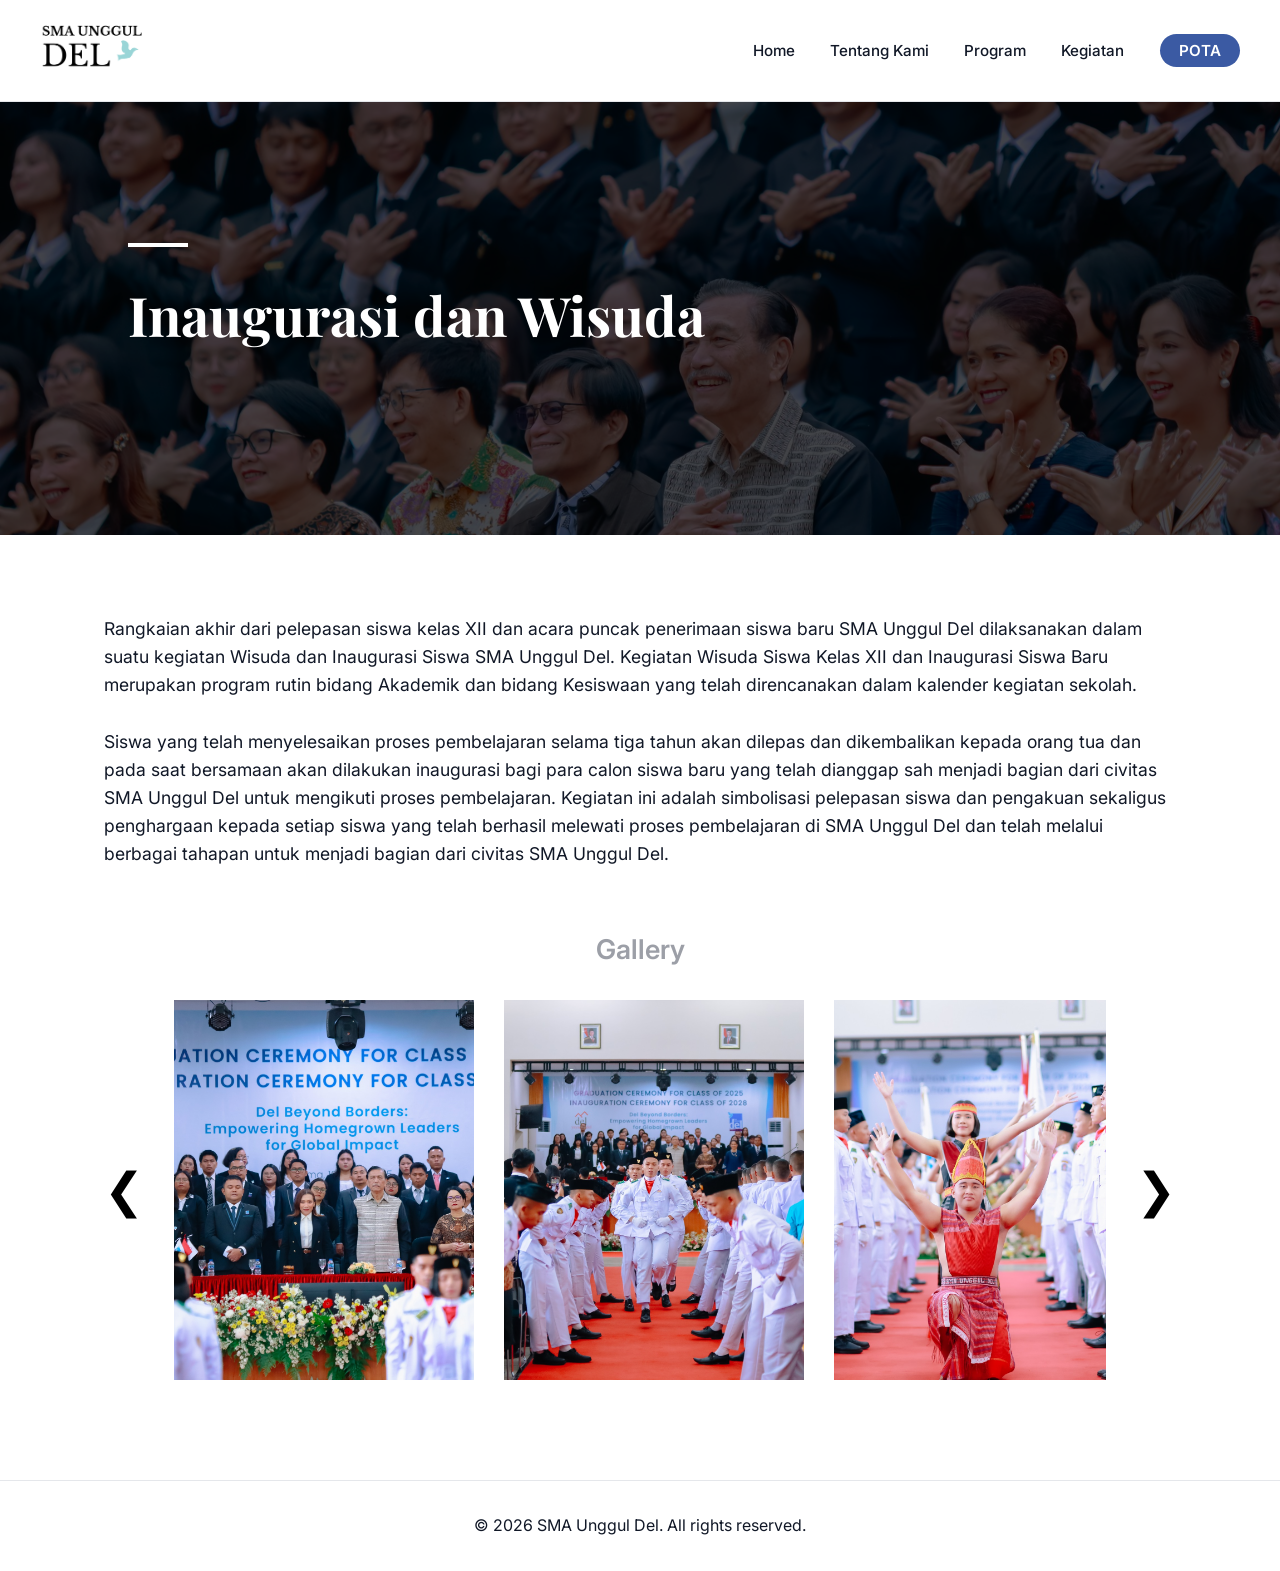
<file: inaugurasi.html>
<!DOCTYPE html>
<html lang="en">
<head>
  <meta charset="UTF-8" />
  <meta name="viewport" content="width=device-width, initial-scale=1.0" />
  <title>Tentang Kami - SMA Unggul Del</title>

  <!-- Fonts -->
  <link href="https://fonts.googleapis.com/css2?family=Playfair+Display:wght@500;600;700&family=Inter:wght@400;500;600&display=swap" rel="stylesheet">

  <style>
    /* ================= GLOBAL ================= */
    * {
      margin: 0;
      padding: 0;
      box-sizing: border-box;
    }

    body {
      font-family: 'Inter', sans-serif;
      color: #111827;
      line-height: 1.6;
      background: #ffffff;
    }

    /* ================= HEADER ================= */
    header {
      position: fixed;
      top: 0;
      width: 100%;
      background: #ffffff;
      border-bottom: 1px solid #e5e7eb;
      z-index: 100;
    }

    nav {
      line-height: 1;
      max-width: 1400px;
      margin: auto;
      padding: 1.2rem 2.5rem;
      display: flex;
      align-items: center;
      justify-content: space-between;
    }

    .logo img {
      height: 60px;
    }

    nav ul {
      list-style: none;
      display: flex;
      align-items: center;
      gap: 2.2rem;
    }

    nav a {
      text-decoration: none;
      color: #111827;
      font-weight: 500;
      font-size: 0.95rem;
    }

    .nav-cta {
      background: #3b5aa3;
      color: #ffffff !important;
      padding: 0.45rem 1.2rem;
      border-radius: 999px;
      font-weight: 600;
    }

    /* ================= HERO SECTION ================= */
    .hero-section {
      margin-top: 85px;
      position: relative;
      min-height: 50vh;
      background: url("Images/inag_1.png") center / cover no-repeat;
      display: flex;
      align-items: center;
    }

    /* Dark overlay */
    .hero-section::before {
      content: "";
      position: absolute;
      inset: 0;
      background: rgba(0, 0, 0, 0.55);
    }

    .hero-content {
      position: relative;
      max-width: 900px;
      padding: 0 10%;
      color: #ffffff;
    }

    .hero-content h2 {
      font-family: 'Playfair Display', serif;
      font-size: 3.4rem;
      margin-bottom: 1.2rem;
    }

    .hero-content p {
      font-size: 1.15rem;
      line-height: 1.8;
      max-width: 700px;
    }

    .hero-accent {
      width: 60px;
      height: 4px;
      background: #ffffff;
      margin-bottom: 1.5rem;
    }
    .mission-list {
      margin-left: 1.2rem;
      font-size: 1.05rem;
      line-height: 1.8;
    }

    .mission-list li {
      margin-bottom: 0.6rem;
    }

    /* ================= CONTENT SECTION ================= */
    .content-section {
      max-width: 1200px;
      margin: auto;
      padding: 80px 10% 60px;
    }

    .text-block {
      font-size: 1.1rem;
      margin-bottom: 2rem;
    }

    h3 {
      font-family: 'Playfair Display', serif;
      font-size: 1.8rem;
      color: #3b5aa3;
      margin-bottom: 1rem;
    }
    .content-section {
      max-width: 1200px;
      margin: auto;
      padding: 80px 5% 60px; 
    }

    .vision-mission-container {
      display: flex;
      gap: 40px;
      align-items: center;
    }

    .text-block {
      flex: 2; 
      font-size: 1.1rem;
    }

    .image-sidebar {
      flex: 1;
      display: flex;
      flex-direction: column;
      gap: 20px;
    }

    .image-sidebar img {
      width: 100%;
      height: auto;
      border-radius: 8px;
      object-fit: cover;
      box-shadow: 0 4px 12px rgba(0,0,0,0.1);
    }

    /* Responsive adjustment for mobile */
    @media (max-width: 768px) {
      .vision-mission-container {
        flex-direction: column;
      }
    }

    /* ================= FOOTER ================= */
    footer {
      background: #ffffff;
      border-top: 1px solid #e5e7eb;
      text-align: center;
      padding: 2rem;
      margin-top: 40px;
    }
   /* ================= GALLERY ================= */
    .gallery-section {
    margin-top: 0px;
    }

    
    .gallery-wrapper {
    display: flex;
    align-items: center;
    justify-content: center;
    gap: 30px;
    }

    .gallery-viewport {
    width: 960px;
    height: 380px;          
    overflow: hidden;    
    }
    .gallery-track {
    display: flex;
    gap: 30px;
    transition: transform 0.35s ease-out;
    }



    /* Track */
    .gallery-track img {
    width: 300px;
    height: 380px;
    object-fit: cover;
    flex-shrink: 0;
    }

    /* Arrows */
    .gallery-btn {
    background: none;
    border: none;
    font-size: 3rem;
    cursor: pointer;
    color: #000;
    user-select: none;
    }

    .gallery-btn:hover {
    opacity: 0.6;
    }

    /* Responsive */
    @media (max-width: 1000px) {
    .gallery-viewport {
        width: 640px; 
    }
    }

    @media (max-width: 700px) {
    .gallery-viewport {
        width: 300px; 
    }
    }
    .gallery-heading {
     text-align: center;
     margin-bottom: 28px;
    }

    .gallery-heading h3 {
     font-family: 'Inter', sans-serif;
     font-size: 1.7rem;
     color: #9c9fa7;
     font-weight: 600;
     margin: 0;
    }



  </style>
</head>

<body>

  <!-- ================= HEADER ================= -->
  <header>
    <nav>
      <div class="logo">
        <a href="index.html">
          <img src="Images/title_card.png" alt="SMA Unggul Del Logo">
        </a>
      </div>
      <ul>
        <li><a href="index.html">Home</a></li>
        <li><a href="about.html">Tentang Kami</a></li>
        <li><a href="program.html">Program</a></li>
        <li><a href="kegiatan.html">Kegiatan</a></li>
        <li><a href="pota.html" class="nav-cta">POTA</a></li>
      </ul>
    </nav>
  </header>

  <!-- ================= HERO BACKGROUND SECTION ================= -->
  <section class="hero-section">
    <div class="hero-content">
      <div class="hero-accent"></div>
      <h2>Inaugurasi dan Wisuda</h2>
    </div>
  </section>

  <!-- ================= WHITE CONTENT CONTINUATION ================= -->
  <main class="content-section">
  <div class="vision-mission-container">
    
    <div class="text-block">
      <p>
        Rangkaian akhir dari pelepasan siswa kelas XII dan acara puncak penerimaan siswa baru SMA Unggul Del dilaksanakan dalam suatu kegiatan Wisuda dan Inaugurasi Siswa SMA Unggul Del. Kegiatan Wisuda Siswa Kelas XII dan Inaugurasi Siswa Baru merupakan program rutin bidang Akademik dan bidang Kesiswaan yang telah direncanakan dalam kalender kegiatan sekolah.<br><br>Siswa yang telah menyelesaikan proses pembelajaran selama tiga tahun akan dilepas dan dikembalikan kepada orang tua dan pada saat bersamaan akan dilakukan inaugurasi bagi para calon siswa baru yang telah dianggap sah menjadi bagian dari civitas SMA Unggul Del untuk mengikuti proses pembelajaran. Kegiatan ini adalah simbolisasi pelepasan siswa dan pengakuan sekaligus penghargaan kepada setiap siswa yang telah berhasil melewati proses pembelajaran di SMA Unggul Del dan telah melalui berbagai tahapan untuk menjadi bagian dari civitas SMA Unggul Del.    
      </p>
      <br>
      
    </div>
<!-- ================= GALLERY SECTION ================= -->
  </div>
</section>


  </div>
   <section class="gallery-section">
    <div class="gallery-heading">
    <h3>Gallery</h3>
    </div>


  <div class="gallery-wrapper">

    <button class="gallery-btn left" onclick="moveSlide(-1)">
      &#10094;
    </button>

    <div class="gallery-viewport">
      <div class="gallery-track" id="galleryTrack">
        <img src="Images/inag_2.jpg" alt="">
        <img src="Images/inag_3.jpg" alt="">
        <img src="Images/inag_4.jpg" alt="">
        <img src="Images/inag_5.jpg" alt="">
        <img src="Images/inag_6.jpg" alt="">
        <img src="Images/inag_7.jpg" alt="">
        <img src="Images/inag_8.jpg" alt="">
        <img src="Images/inag_9.jpg" alt="">
      </div>
    </div>

    <button class="gallery-btn right" onclick="moveSlide(1)">
      &#10095;
    </button>
</main>

  <!-- ================= FOOTER ================= -->
  <footer>
    <p>© 2026 SMA Unggul Del. All rights reserved.</p>
  </footer>

  <script>
let index = 0;

function moveSlide(direction) {
  const track = document.getElementById("galleryTrack");
  const images = track.children;

  const visibleImages =
    window.innerWidth < 700 ? 1 :
    window.innerWidth < 1000 ? 2 : 3;

  const imageWidth = images[0].offsetWidth + 30;
  const maxIndex = images.length - visibleImages;

  index += direction;

  // 🔁 Infinite loop
  if (index > maxIndex) index = 0;
  if (index < 0) index = maxIndex;

  track.style.transform = `translateX(${-index * imageWidth}px)`;
}
</script>





</body>
</html>
</file>
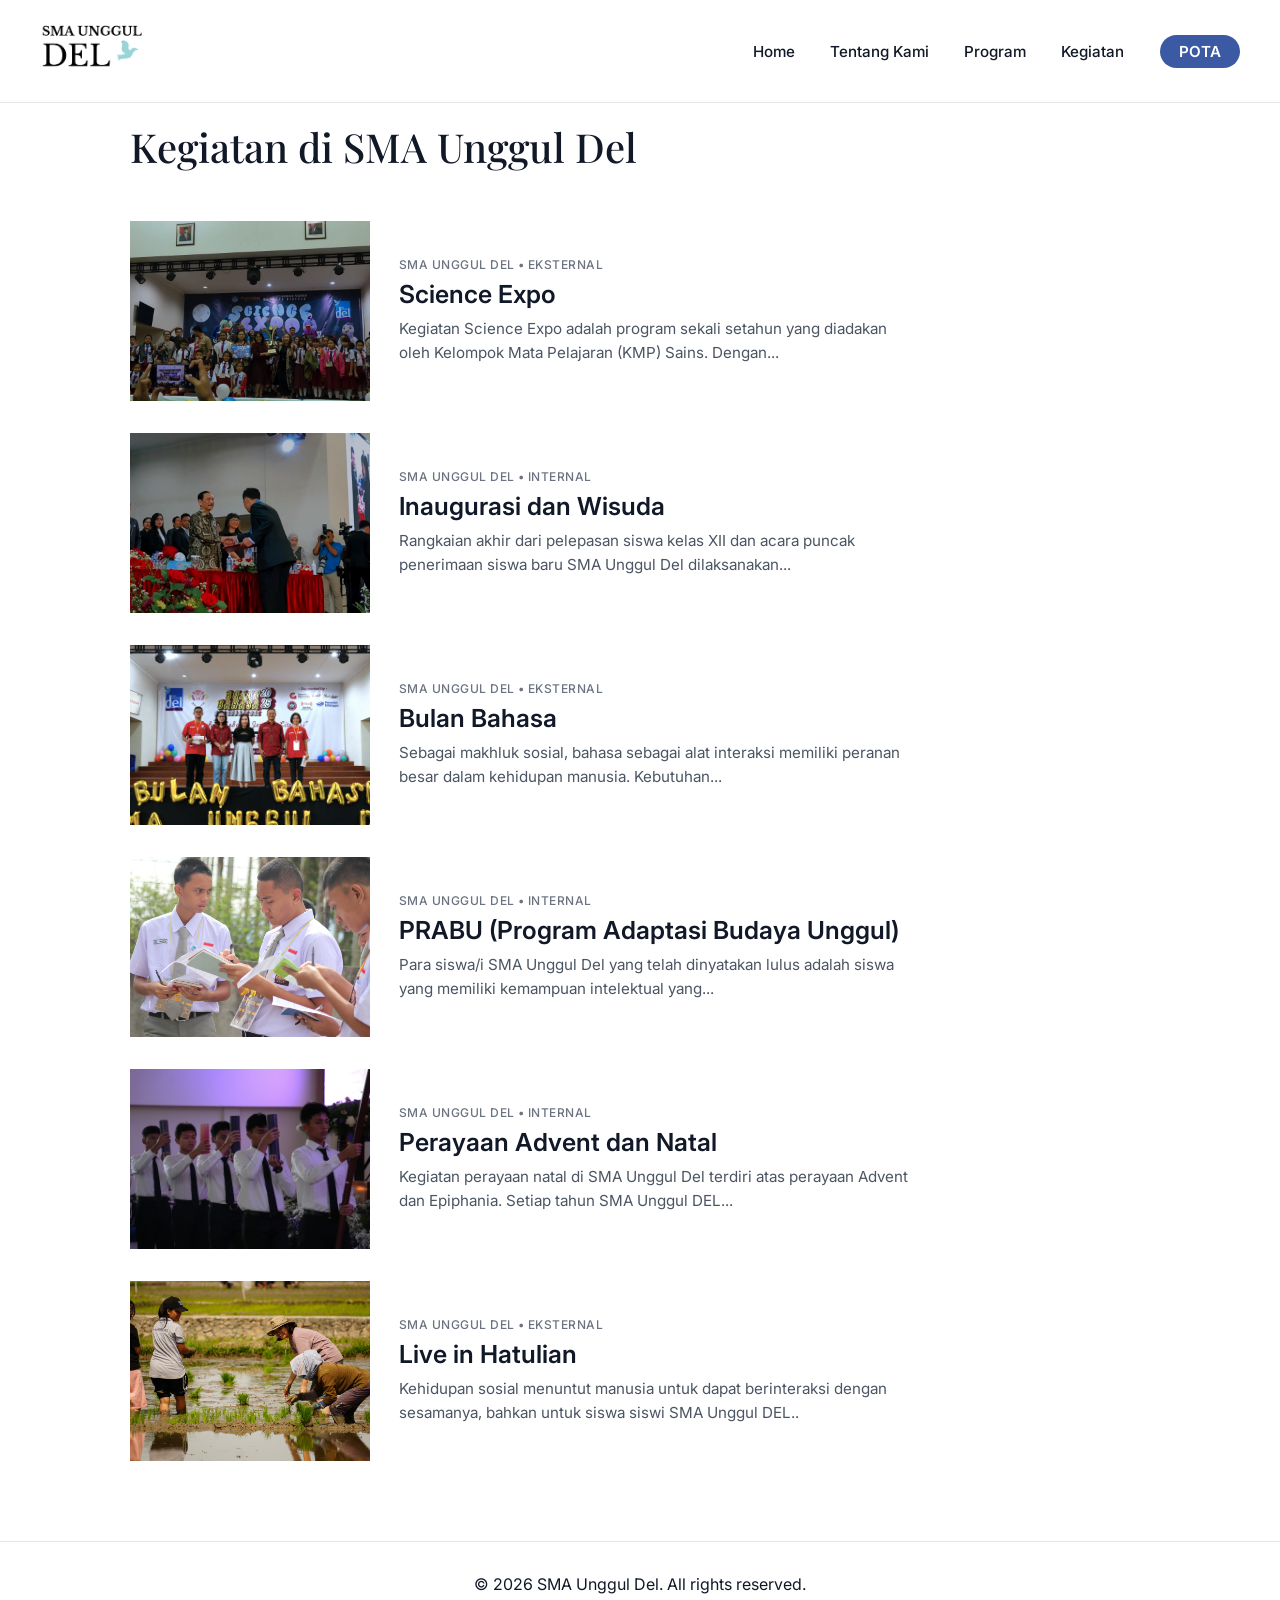
<file: kegiatan.html>
<!DOCTYPE html>
<html lang="en">
<head>
  <meta charset="UTF-8" />
  <meta name="viewport" content="width=device-width, initial-scale=1.0" />
  <title>SMA Unggul Del</title>

  <link href="https://fonts.googleapis.com/css2?family=Playfair+Display:wght@500;600;700&family=Inter:wght@400;500;600&display=swap" rel="stylesheet">

  <style>
    * {
      margin: 0;
      padding: 0;
      box-sizing: border-box;
    }

    body {
      font-family: 'Inter', sans-serif;
      color: #111827;
      background-color: #ffffff;
      padding-top: 100px;
    }

    /* ================= HEADER ================= */
    header {
      position: fixed;
      top: 0;
      left: 0;
      width: 100%;
      background: #ffffff;
      border-bottom: 1px solid #e5e7eb;
      z-index: 100;
    }

    nav {
      max-width: 1400px;
      margin: auto;
      padding: 1.2rem 2.5rem;
      display: flex;
      align-items: center;
      justify-content: space-between;
    }

    .logo img {
      height: 60px;
    }

    nav ul {
      list-style: none;
      display: flex;
      align-items: center;
      gap: 2.2rem;
    }

    nav a {
      text-decoration: none;
      color: #111827;
      font-weight: 500;
      font-size: 0.95rem;
    }

    .nav-cta {
      background: #3b5aa3;
      color: #ffffff !important;
      padding: 0.45rem 1.2rem;
      border-radius: 999px;
      font-weight: 600;
    }

    /* ================= PROGRAM SECTION ================= */
    .program-section {
      max-width: 1100px;
      margin: 20px auto 80px;
      padding: 0 2.5rem;
    }

    .section-title {
      font-family: 'Playfair Display', serif;
      font-size: 2.5rem;
      font-weight: 500;
      margin-bottom: 3rem;
    }

    /* ================= NEWS-STYLE CARDS ================= */
    .card-list {
      display: flex;
      flex-direction: column;
      gap: 2rem;
    }

    .card {
      display: flex;
      gap: 1.8rem;
      text-decoration: none;
      color: inherit;
      align-items: center;
    }

    .img-container {
      width: 240px;
      aspect-ratio: 4 / 3;
      overflow: hidden;
      flex-shrink: 0;
    }

    .card-image {
      width: 100%;
      height: 100%;
      object-fit: cover;
      transition: transform 0.6s ease;
    }

    .card-content {
      display: flex;
      flex-direction: column;
    }

    .card-meta {
      font-size: 0.75rem;
      font-weight: 500;
      color: #6b7280;
      text-transform: uppercase;
      letter-spacing: 0.04em;
      margin-bottom: 0.4rem;
    }

    .card-heading {
      font-size: 1.55rem;
      font-weight: 600;
      line-height: 1.3;
      margin-bottom: 0.4rem;
      color: #111827;
      transition: color 0.3s ease;
      position: relative;
      width: fit-content;
    }

    .card-heading::after {
      content: '';
      position: absolute;
      left: 0;
      bottom: -4px;
      width: 0;
      height: 3px;
      background-color: #2f4a88;
      transition: width 0.4s ease;
    }

    .card-description {
      font-size: 0.95rem;
      line-height: 1.6;
      color: #4b5563;
      max-width: 520px;
    }

    /* ================= HOVER EFFECTS (KEPT) ================= */
    .card:hover .card-image {
      transform: scale(1.1);
    }

    .card:hover .card-heading {
      color: #2f4a88;
    }

    .card:hover .card-heading::after {
      width: 50%;
    }

    /* ================= RESPONSIVE ================= */
    @media (max-width: 768px) {
      .card {
        flex-direction: column;
        align-items: flex-start;
      }

      .img-container {
        width: 100%;
      }

      nav ul {
        display: none;
      }
    }
  </style>
</head>

<body>

  <header>
    <nav>
     <div class="logo">
        <a href="index.html">
          <img src="Images/title_card.png" alt="SMA Unggul Del Logo">
        </a>
      </div>
      <ul>
        <li><a href="index.html">Home</a></li>
        <li><a href="about.html">Tentang Kami</a></li>
        <li><a href="program.html">Program</a></li>
        <li><a href="kegiatan.html">Kegiatan</a></li>
        <li><a href="pota.html" class="nav-cta">POTA</a></li>
      </ul>
    </nav>
  </header>

  <main class="program-section">
    <h2 class="section-title">Kegiatan di SMA Unggul Del</h2>

    <div class="card-list">

      <a href="science-expo.html" class="card">
        <div class="img-container">
          <img src="Images/scxpo_1.jpeg" alt="science expo" class="card-image">
        </div>
        <div class="card-content">
          <span class="card-meta">SMA Unggul Del • Eksternal</span>
          <h3 class="card-heading">Science Expo</h3>
          <p class="card-description">
        Kegiatan Science Expo adalah program sekali setahun yang diadakan oleh Kelompok Mata Pelajaran (KMP) Sains. Dengan...           </p>
        </div>
      </a>

      <a href="inaugurasi.html" class="card">
        <div class="img-container">
          <img src="Images/idw_1.jpeg" alt="inaugurasi" class="card-image">
        </div>
        <div class="card-content">
          <span class="card-meta">SMA Unggul Del • Internal</span>
          <h3 class="card-heading">Inaugurasi dan Wisuda</h3>
          <p class="card-description">
        Rangkaian akhir dari pelepasan siswa kelas XII dan acara puncak penerimaan siswa baru SMA Unggul Del dilaksanakan...           </p>
        </div>
      </a>

      <a href="bulan-bahasa.html" class="card">
        <div class="img-container">
          <img src="Images/BB_1.jpg" alt="bulan-bahasa" class="card-image">
        </div>
        <div class="card-content">
          <span class="card-meta">SMA Unggul Del • Eksternal</span>
          <h3 class="card-heading">Bulan Bahasa</h3>
          <p class="card-description">
        Sebagai makhluk sosial, bahasa sebagai alat interaksi memiliki peranan besar dalam kehidupan manusia. Kebutuhan...           </p>
        </div>
      </a>

      <a href="prabu.html" class="card">
        <div class="img-container">
          <img src="Images/prabu_1.jpg" alt="prabu" class="card-image">
        </div>
        <div class="card-content">
          <span class="card-meta">SMA Unggul Del • Internal</span>
          <h3 class="card-heading">PRABU (Program Adaptasi Budaya Unggul)</h3>
          <p class="card-description">
          Para siswa/i SMA Unggul Del yang telah dinyatakan lulus adalah siswa yang memiliki kemampuan intelektual yang... </p>      
        </div>
      </a>

      <a href="ibadah-advent-natal.html" class="card">
        <div class="img-container">
          <img src="Images/advnt_1.JPG" alt="advent-natal" class="card-image">
        </div>
        <div class="card-content">
          <span class="card-meta">SMA Unggul Del • Internal</span>
          <h3 class="card-heading">Perayaan Advent dan Natal</h3>
          <p class="card-description">
          Kegiatan perayaan natal di SMA Unggul Del terdiri atas perayaan Advent dan Epiphania. Setiap tahun SMA Unggul DEL... </p>      
        </div>
      </a>

      <a href="livein.html" class="card">
        <div class="img-container">
          <img src="Images/livein.jpg" alt="livein" class="card-image">
        </div>
        <div class="card-content">
          <span class="card-meta">SMA Unggul Del • Eksternal</span>
          <h3 class="card-heading">Live in Hatulian</h3>
          <p class="card-description">
          Kehidupan sosial menuntut manusia untuk dapat berinteraksi dengan sesamanya, bahkan untuk siswa siswi SMA Unggul DEL..</p>      
        </div>
      </a>


    </div>
  </main>

  <footer style="text-align: center; padding: 2rem; border-top: 1px solid #e5e7eb;">
    <p>© 2026 SMA Unggul Del. All rights reserved.</p>
  </footer>

</body>
</html>
</file>
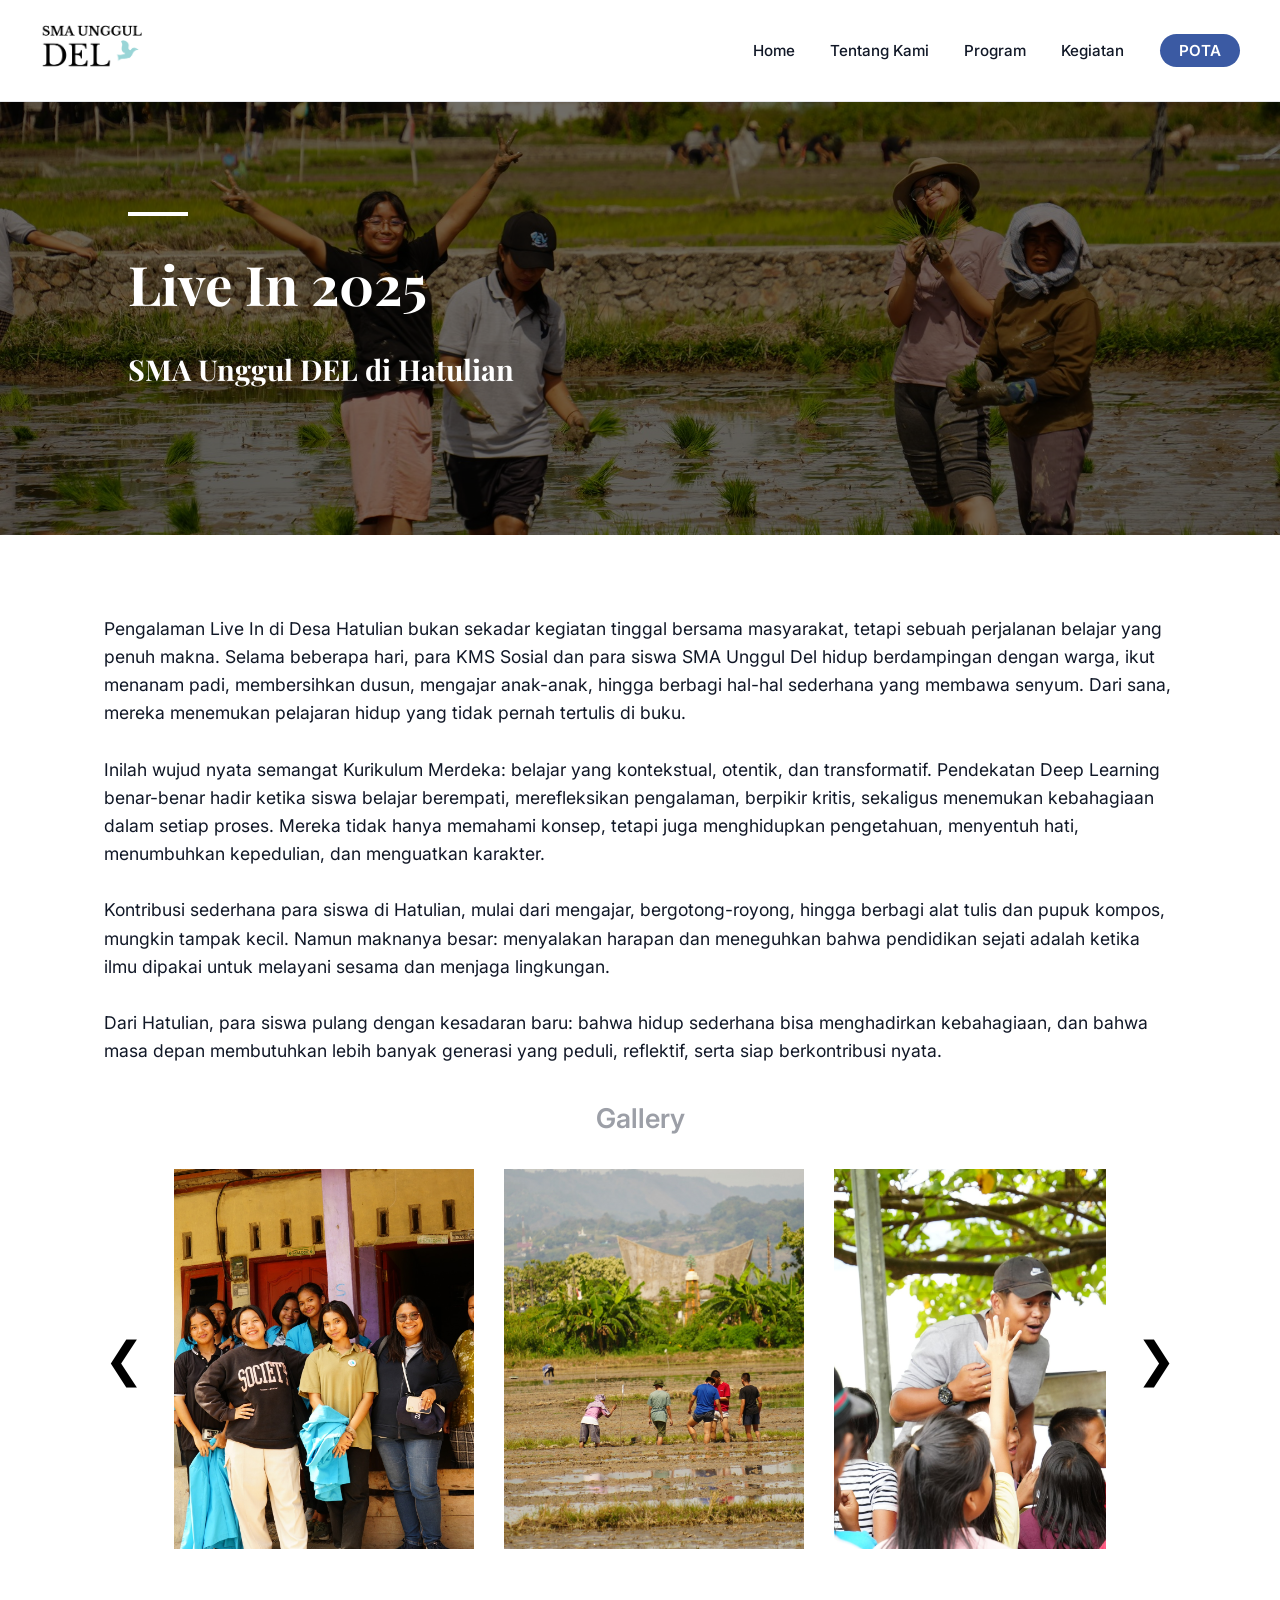
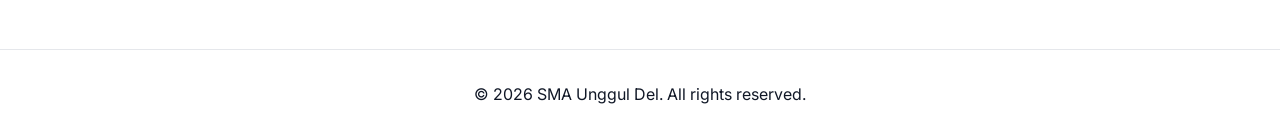
<file: livein.html>
<!DOCTYPE html>
<html lang="en">
<head>
  <meta charset="UTF-8" />
  <meta name="viewport" content="width=device-width, initial-scale=1.0" />
  <title>Tentang Kami - SMA Unggul Del</title>

  <!-- Fonts -->
  <link href="https://fonts.googleapis.com/css2?family=Playfair+Display:wght@500;600;700&family=Inter:wght@400;500;600&display=swap" rel="stylesheet">

  <style>
    /* ================= GLOBAL ================= */
    * {
      margin: 0;
      padding: 0;
      box-sizing: border-box;
    }

    body {
      font-family: 'Inter', sans-serif;
      color: #111827;
      line-height: 1.6;
      background: #ffffff;
    }

    /* ================= HEADER ================= */
    header {
      position: fixed;
      top: 0;
      width: 100%;
      background: #ffffff;
      border-bottom: 1px solid #e5e7eb;
      z-index: 100;
    }

    nav {
      line-height: 1;
      max-width: 1400px;
      margin: auto;
      padding: 1.2rem 2.5rem;
      display: flex;
      align-items: center;
      justify-content: space-between;
    }

    .logo img {
      height: 60px;
    }

    nav ul {
      list-style: none;
      display: flex;
      align-items: center;
      gap: 2.2rem;
    }

    nav a {
      text-decoration: none;
      color: #111827;
      font-weight: 500;
      font-size: 0.95rem;
    }

    .nav-cta {
      background: #3b5aa3;
      color: #ffffff !important;
      padding: 0.45rem 1.2rem;
      border-radius: 999px;
      font-weight: 600;
    }

    /* ================= HERO SECTION ================= */
    .hero-section {
      margin-top: 85px;
      position: relative;
      min-height: 50vh;
      background: url("Images/Hatulian.jpg") center / cover no-repeat;
      display: flex;
      align-items: center;
    }

    .hero-section::before {
      content: "";
      position: absolute;
      inset: 0;
      background: rgba(0, 0, 0, 0.55);
    }

    .hero-content {
      position: relative;
      max-width: 900px;
      padding: 0 10%;
      color: #ffffff;
    }

    .hero-content h2 {
      font-family: 'Playfair Display', serif;
      font-size: 3.4rem;
      margin-bottom: 1.2rem;
    }

    .hero-content p {
      font-size: 1.15rem;
      line-height: 1.8;
      max-width: 700px;
    }

    .hero-accent {
      width: 60px;
      height: 4px;
      background: #ffffff;
      margin-bottom: 1.5rem;
    }
    .mission-list {
      margin-left: 1.2rem;
      font-size: 1.05rem;
      line-height: 1.8;
    }

    .mission-list li {
      margin-bottom: 0.6rem;
    }

    /* ================= CONTENT SECTION ================= */
    .content-section {
      max-width: 1200px;
      margin: auto;
      padding: 80px 10% 60px;
    }

    .text-block {
      font-size: 1.1rem;
      margin-bottom: 2rem;
    }

    h3 {
      font-family: 'Playfair Display', serif;
      font-size: 1.8rem;
      color: #ffffff;
      margin-bottom: 1rem;
    }
    .content-section {
      max-width: 1200px;
      margin: auto;
      padding: 80px 5% 60px; 
    }

    .vision-mission-container {
      display: flex;
      gap: 40px;
      align-items: center;
    }

    .text-block {
      flex: 2; 
      font-size: 1.1rem;
    }

    .image-sidebar {
      flex: 1;
      display: flex;
      flex-direction: column;
      gap: 20px;
    }

    .image-sidebar img {
      width: 100%;
      height: auto;
      border-radius: 8px;
      object-fit: cover;
      box-shadow: 0 4px 12px rgba(0,0,0,0.1);
    }

    /* Responsive adjustment for mobile */
    @media (max-width: 768px) {
      .vision-mission-container {
        flex-direction: column;
      }
    }

    /* ================= FOOTER ================= */
    footer {
      background: #ffffff;
      border-top: 1px solid #e5e7eb;
      text-align: center;
      padding: 2rem;
      margin-top: 40px;
    }
   /* ================= GALLERY ================= */
    .gallery-section {
    margin-top: 0px;
    }

    
    .gallery-wrapper {
    display: flex;
    align-items: center;
    justify-content: center;
    gap: 30px;
    }

    .gallery-viewport {
    width: 960px;
    height: 380px;          
    overflow: hidden;      
    }
    .gallery-track {
    display: flex;
    gap: 30px;
    transition: transform 0.35s ease-out;
    }



    /* Track */
    .gallery-track img {
    width: 300px;
    height: 380px;
    object-fit: cover;
    flex-shrink: 0; 
    }

    /* Arrows */
    .gallery-btn {
    background: none;
    border: none;
    font-size: 3rem;
    cursor: pointer;
    color: #000;
    user-select: none;
    }

    .gallery-btn:hover {
    opacity: 0.6;
    }

    /* Responsive */
    @media (max-width: 1000px) {
    .gallery-viewport {
        width: 640px; 
    }
    }

    @media (max-width: 700px) {
    .gallery-viewport {
        width: 300px; 
    }
    }
    .gallery-heading {
     text-align: center;
     margin-bottom: 28px;
    }

    .gallery-heading h3 {
     font-family: 'Inter', sans-serif;
     font-size: 1.7rem;
     color: #9c9fa7;
     font-weight: 600;
     margin: 0;
    }

    .content-image-wrapper {
      margin: 2.5rem 0;
      display: flex;
      justify-content: center;
    }

    .body-image {
     width: 100%;
     max-width: 480px; 
     height: auto;
     border-radius: 12px;
    }
    .logo a {
    display: inline-block;
    }

    .logo img {
    cursor: pointer;
    }




  </style>
</head>

<body>

  <!-- ================= HEADER ================= -->
  <header>
    <nav>
      <div class="logo">
        <a href="index.html">
            <img src="Images/title_card.png" alt="SMA Unggul Del Logo">
        </a>
        </div>

      <ul>
        <li><a href="index.html">Home</a></li>
        <li><a href="about.html">Tentang Kami</a></li>
        <li><a href="program.html">Program</a></li>
        <li><a href="kegiatan.html">Kegiatan</a></li>
        <li><a href="pota.html" class="nav-cta">POTA</a></li>
      </ul>
    </nav>
  </header>

  <!-- ================= HERO BACKGROUND SECTION ================= -->
  <section class="hero-section">
    <div class="hero-content">
      <div class="hero-accent"></div>
      <h2>Live In 2025</h2>
      <h3>SMA Unggul DEL di Hatulian</h3>
    </div>
  </section>

  <!-- ================= WHITE CONTENT CONTINUATION ================= -->
  <main class="content-section">
  <div class="vision-mission-container">
    
        <div class="text-block">
        <p>
            Pengalaman Live In di Desa Hatulian bukan sekadar kegiatan tinggal bersama masyarakat, tetapi sebuah perjalanan belajar yang penuh makna. Selama beberapa hari, para KMS Sosial dan para siswa SMA Unggul Del hidup berdampingan dengan warga, ikut menanam padi, membersihkan dusun, mengajar anak-anak, hingga berbagi hal-hal sederhana yang membawa senyum. Dari sana, mereka menemukan pelajaran hidup yang tidak pernah tertulis di buku.
        </p>
        <br>
        <p>
            Inilah wujud nyata semangat Kurikulum Merdeka: belajar yang kontekstual, otentik, dan transformatif. Pendekatan Deep Learning benar-benar hadir ketika siswa belajar berempati, merefleksikan pengalaman, berpikir kritis, sekaligus menemukan kebahagiaan dalam setiap proses. Mereka tidak hanya memahami konsep, tetapi juga menghidupkan pengetahuan, menyentuh hati, menumbuhkan kepedulian, dan menguatkan karakter.
        </p>
        <br>
        <p>
            Kontribusi sederhana para siswa di Hatulian, mulai dari mengajar, bergotong-royong, hingga berbagi alat tulis dan pupuk kompos, mungkin tampak kecil. Namun maknanya besar: menyalakan harapan dan meneguhkan bahwa pendidikan sejati adalah ketika ilmu dipakai untuk melayani sesama dan menjaga lingkungan.
        </p>
        <br>
        <p>
          Dari Hatulian, para siswa pulang dengan kesadaran baru: bahwa hidup sederhana bisa menghadirkan kebahagiaan, dan bahwa masa depan membutuhkan lebih banyak generasi yang peduli, reflektif, serta siap berkontribusi nyata.
        </p>

    </div>
<!-- ================= GALLERY SECTION ================= -->
  </div>
</section>


  </div>
   <section class="gallery-section">
    <div class="gallery-heading">
    <h3>Gallery</h3>
    </div>


  <div class="gallery-wrapper">

    <button class="gallery-btn left" onclick="moveSlide(-1)">
      &#10094;
    </button>

    <div class="gallery-viewport">
      <div class="gallery-track" id="galleryTrack">
        <img src="Images/Hatulian1.jpg" alt="">
        <img src="Images/Hatulian2.jpg" alt="">
        <img src="Images/Hatulian3.jpg" alt="">
        <img src="Images/Hatulian4.jpg" alt="">
        <img src="Images/Hatulian5.jpg" alt="">
        <img src="Images/Hatulian6.jpg" alt="">
        <img src="Images/Hatulian7.jpg" alt="">
        <img src="Images/Hatulian8.jpg" alt="">
        <img src="Images/Hatulian9.jpg" alt="">
        <img src="Images/Hatulian10.jpg" alt="">
      </div>
    </div>

    <button class="gallery-btn right" onclick="moveSlide(1)">
      &#10095;
    </button>
</main>

  <!-- ================= FOOTER ================= -->
  <footer>
    <p>© 2026 SMA Unggul Del. All rights reserved.</p>
  </footer>

  <script>
let index = 0;

function moveSlide(direction) {
  const track = document.getElementById("galleryTrack");
  const images = track.children;

  const visibleImages =
    window.innerWidth < 700 ? 1 :
    window.innerWidth < 1000 ? 2 : 3;

  const imageWidth = images[0].offsetWidth + 30;
  const maxIndex = images.length - visibleImages;

  index += direction;

  // 🔁 Infinite loop
  if (index > maxIndex) index = 0;
  if (index < 0) index = maxIndex;

  track.style.transform = `translateX(${-index * imageWidth}px)`;
}
</script>





</body>
</html>
</file>
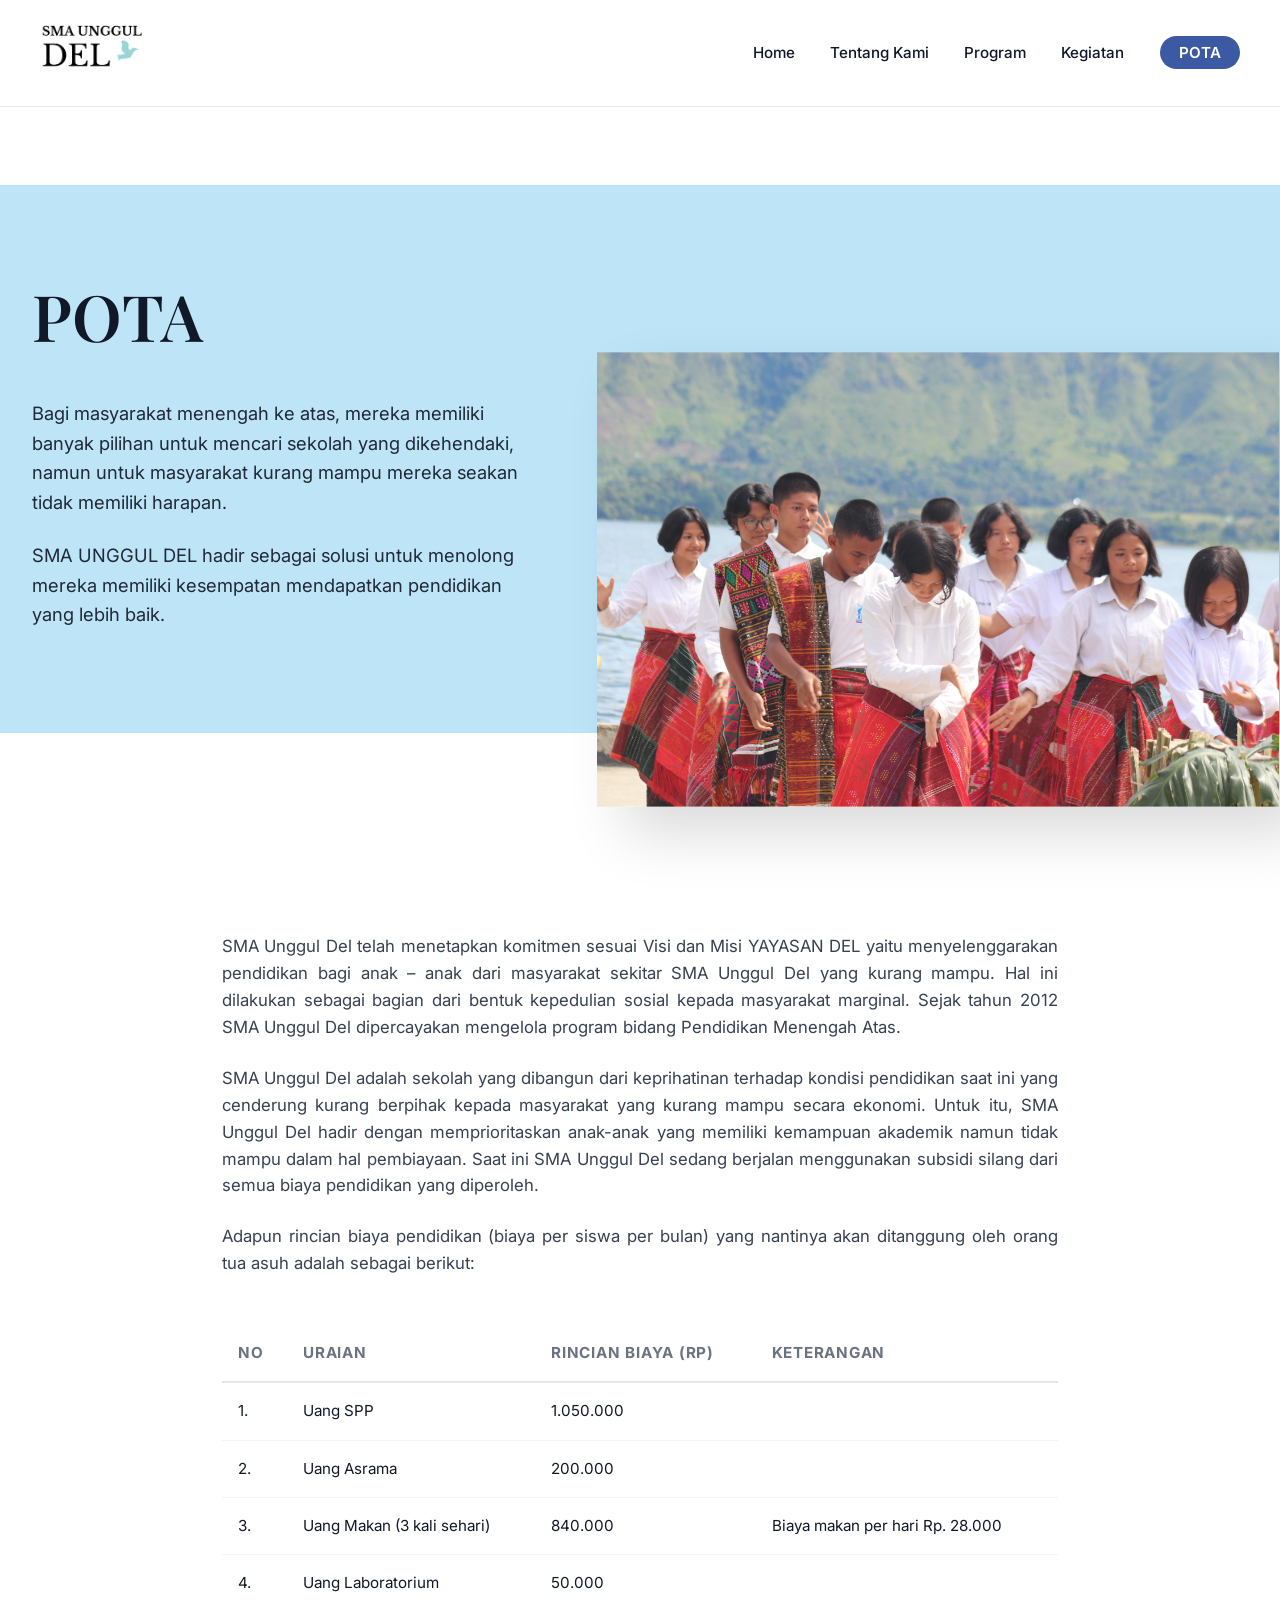
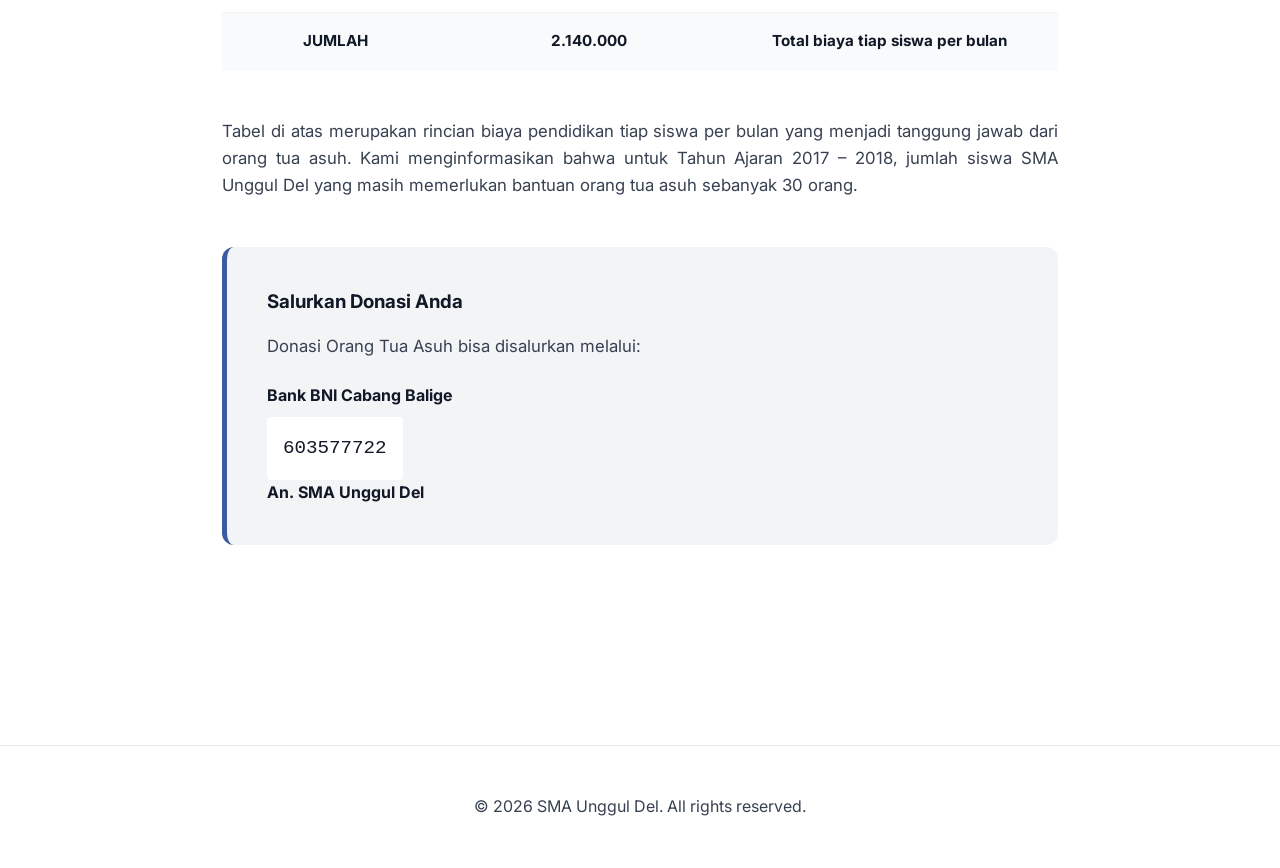
<file: pota.html>
<!DOCTYPE html>
<html lang="en">
<head>
  <meta charset="UTF-8" />
  <meta name="viewport" content="width=device-width, initial-scale=1.0" />
  <title>POTA | SMA Unggul Del</title>

  <link href="https://fonts.googleapis.com/css2?family=Playfair+Display:wght@500;600;700&family=Inter:wght@400;500;600&display=swap" rel="stylesheet">

  <style>
    * {
      margin: 0;
      padding: 0;
      box-sizing: border-box;
    }

    body {
      font-family: 'Inter', sans-serif;
      color: #111827;
      background-color: #ffffff;
      line-height: 1.6;
    }

    /* ================= HEADER ================= */
    header {
      position: fixed;
      top: 0;
      width: 100%;
      background: #ffffff;
      border-bottom: 1px solid #e5e7eb;
      z-index: 100;
    }

    nav {
      max-width: 1400px;
      margin: auto;
      padding: 1.2rem 2.5rem;
      display: flex;
      align-items: center;
      justify-content: space-between;
    }

    .logo img {
      height: 60px;
    }

    nav ul {
      list-style: none;
      display: flex;
      align-items: center;
      gap: 2.2rem;
    }

    nav a {
      text-decoration: none;
      color: #111827;
      font-weight: 500;
      font-size: 0.95rem;
    }

    .nav-cta {
      background: #3b5aa3;
      color: #ffffff !important;
      padding: 0.45rem 1.2rem;
      border-radius: 999px;
      font-weight: 600;
    }

    /* ================= POTA SECTION ================= */
    .pota-wrapper {
      margin-top: 85px; 
      padding: 100px 0 100px 0;
      background-color: #ffffff;
    }

    .pota-stripe {
      background-color: #bde4f7;
      width: 100%;
      padding: 80px 0;
      position: relative;
    }

    .container {
      max-width: 1300px;
      margin: 0 auto;
      display: grid;
      grid-template-columns: 1fr 1.2fr;
      gap: 5rem;
      align-items: center;
      padding: 0 2rem;
    }

    .text-content h2 {
      font-family: 'Playfair Display', serif;
      font-size: 4rem;
      margin-bottom: 2rem;
      font-weight: 600;
    }

    .text-content p {
      font-size: 1.15rem;
      margin-bottom: 1.5rem;
      max-width: 520px;
      color: #1f2937;
    }

    .image-content {
      position: relative;
      transform: scale(1.1); 
      transform-origin: center;
      margin-bottom: -80px; 
      top: 80px;
      z-index: 10;
    }

    .image-content img {
      width: 100%;
      height: auto;
      display: block;
      box-shadow: 25px 25px 50px rgba(0, 0, 0, 0.15);
    }

    /* ================= DETAILS SECTION ================= */
    .pota-details {
      max-width: 900px;
      margin: 200px auto 100px auto; 
      padding: 0 2rem;
    }

    .pota-details p {
      margin-bottom: 1.5rem;
      font-size: 1.05rem;
      color: #374151;
      text-align: justify;
    }

    .cost-table {
      width: 100%;
      border-collapse: collapse;
      margin: 3rem 0;
      font-size: 0.95rem;
    }

    .cost-table th {
      text-align: left;
      padding: 1rem;
      border-bottom: 2px solid #e5e7eb;
      color: #6b7280;
      text-transform: uppercase;
      letter-spacing: 0.05em;
    }

    .cost-table td {
      padding: 1rem;
      border-bottom: 1px solid #f3f4f6;
    }

    .cost-table .total-row {
      font-weight: 700;
      background-color: #f9fafb;
    }

    .donation-box {
      background: #f3f4f6;
      padding: 2.5rem;
      border-radius: 12px;
      margin-top: 3rem;
      border-left: 5px solid #3b5aa3;
    }

    .donation-box h3 {
      margin-bottom: 1rem;
      color: #111827;
    }

    .bank-details {
      font-family: monospace;
      font-size: 1.2rem;
      background: #ffffff;
      padding: 1rem;
      display: inline-block;
      border-radius: 4px;
      margin-top: 0.5rem;
    }

    /* ================= FOOTER ================= */
    footer {
      background: #ffffff;
      border-top: 1px solid #e5e7eb;
      text-align: center;
      padding: 3rem;
      color: #374151;
    }

    @media (max-width: 1024px) {
      .container { grid-template-columns: 1fr; text-align: center; }
      .text-content p { margin: 0 auto 1.5rem auto; }
      .image-content { transform: scale(1); margin-top: 3rem; top: 0; margin-bottom: 0; }
      .pota-details { margin-top: 50px; }
      nav ul { display: none; }
    }
  </style>
</head>
<body>

  <header>
    <nav>
      <div class="logo">
        <a href="index.html">
          <img src="Images/title_card.png" alt="SMA Unggul Del Logo">
        </a>
      </div>
      <ul>
        <li><a href="index.html">Home</a></li>
        <li><a href="about.html">Tentang Kami</a></li>
        <li><a href="program.html">Program</a></li>
        <li><a href="kegiatan.html">Kegiatan</a></li>
        <li><a href="pota.html" class="nav-cta">POTA</a></li>
      </ul>
    </nav>
  </header>

  <main class="pota-wrapper">
    <div class="pota-stripe">
      <div class="container">
        <div class="text-content">
          <h2>POTA</h2>
          <p>Bagi masyarakat menengah ke atas, mereka memiliki banyak pilihan untuk mencari sekolah yang dikehendaki, namun untuk masyarakat kurang mampu mereka seakan tidak memiliki harapan.</p>
          <p>SMA UNGGUL DEL hadir sebagai solusi untuk menolong mereka memiliki kesempatan mendapatkan pendidikan yang lebih baik.</p>
        </div>
        <div class="image-content">
          <img src="Images/pota_1.JPG" alt="Students">
        </div>
      </div>
    </div>

    <section class="pota-details">
      <p>SMA Unggul Del telah menetapkan komitmen sesuai Visi dan Misi YAYASAN DEL yaitu menyelenggarakan pendidikan bagi anak – anak dari masyarakat sekitar SMA Unggul Del yang kurang mampu. Hal ini dilakukan sebagai bagian dari bentuk kepedulian sosial kepada masyarakat marginal. Sejak tahun 2012 SMA Unggul Del dipercayakan mengelola program bidang Pendidikan Menengah Atas.</p>
      
      <p>SMA Unggul Del adalah sekolah yang dibangun dari keprihatinan terhadap kondisi pendidikan saat ini yang cenderung kurang berpihak kepada masyarakat yang kurang mampu secara ekonomi. Untuk itu, SMA Unggul Del hadir dengan memprioritaskan anak-anak yang memiliki kemampuan akademik namun tidak mampu dalam hal pembiayaan. Saat ini SMA Unggul Del sedang berjalan menggunakan subsidi silang dari semua biaya pendidikan yang diperoleh.</p>

      <p>Adapun rincian biaya pendidikan (biaya per siswa per bulan) yang nantinya akan ditanggung oleh orang tua asuh adalah sebagai berikut:</p>

      <table class="cost-table">
        <thead>
          <tr>
            <th>No</th>
            <th>Uraian</th>
            <th>Rincian Biaya (Rp)</th>
            <th>Keterangan</th>
          </tr>
        </thead>
        <tbody>
          <tr><td>1.</td><td>Uang SPP</td><td>1.050.000</td><td></td></tr>
          <tr><td>2.</td><td>Uang Asrama</td><td>200.000</td><td></td></tr>
          <tr><td>3.</td><td>Uang Makan (3 kali sehari)</td><td>840.000</td><td>Biaya makan per hari Rp. 28.000</td></tr>
          <tr><td>4.</td><td>Uang Laboratorium</td><td>50.000</td><td></td></tr>
          <tr class="total-row"><td></td><td>JUMLAH</td><td>2.140.000</td><td>Total biaya tiap siswa per bulan</td></tr>
        </tbody>
      </table>

      <p>Tabel di atas merupakan rincian biaya pendidikan tiap siswa per bulan yang menjadi tanggung jawab dari orang tua asuh. Kami menginformasikan bahwa untuk Tahun Ajaran 2017 – 2018, jumlah siswa SMA Unggul Del yang masih memerlukan bantuan orang tua asuh sebanyak 30 orang.</p>

      <div class="donation-box">
        <h3>Salurkan Donasi Anda</h3>
        <p>Donasi Orang Tua Asuh bisa disalurkan melalui:</p>
        <strong>Bank BNI Cabang Balige</strong><br>
        <div class="bank-details">603577722</div><br>
        <strong>An. SMA Unggul Del</strong>
      </div>
    </section>
  </main>

  <footer>
    <p>© 2026 SMA Unggul Del. All rights reserved.</p>
  </footer>

</body>
</html>
</file>
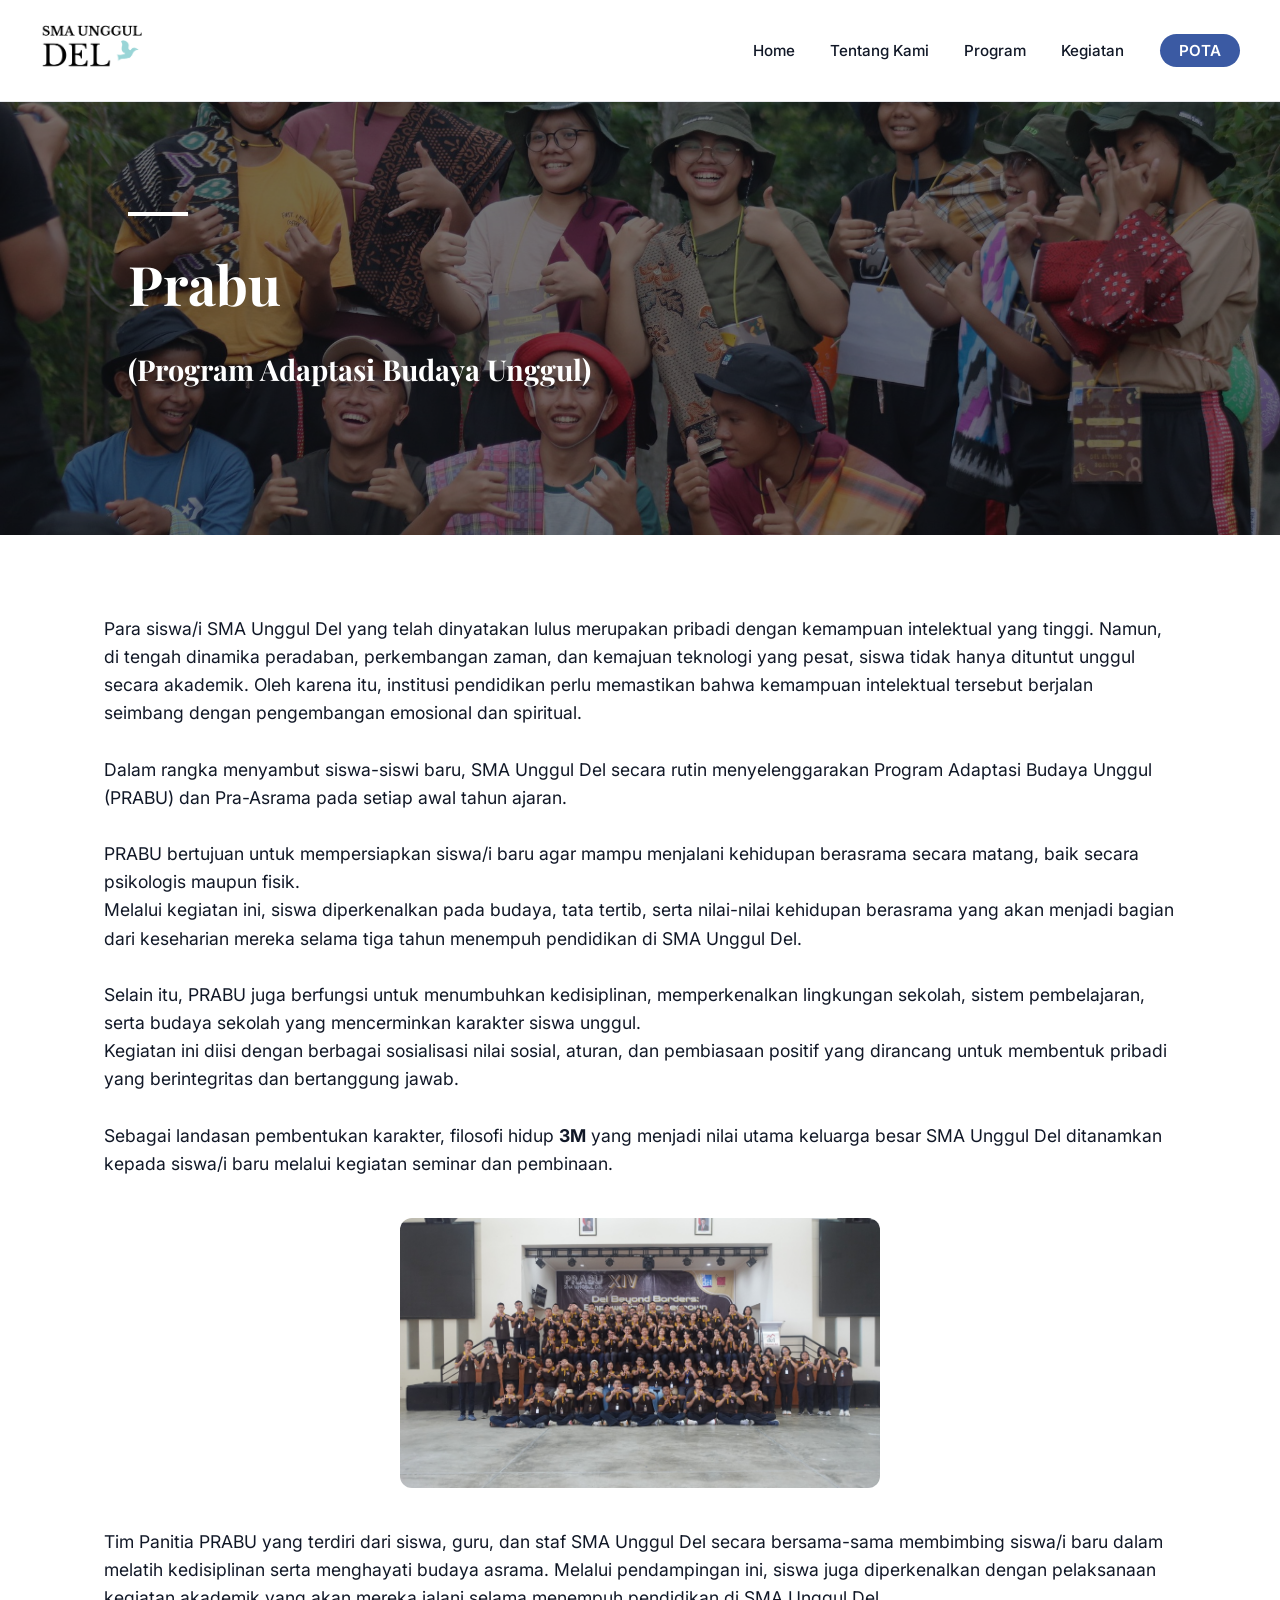
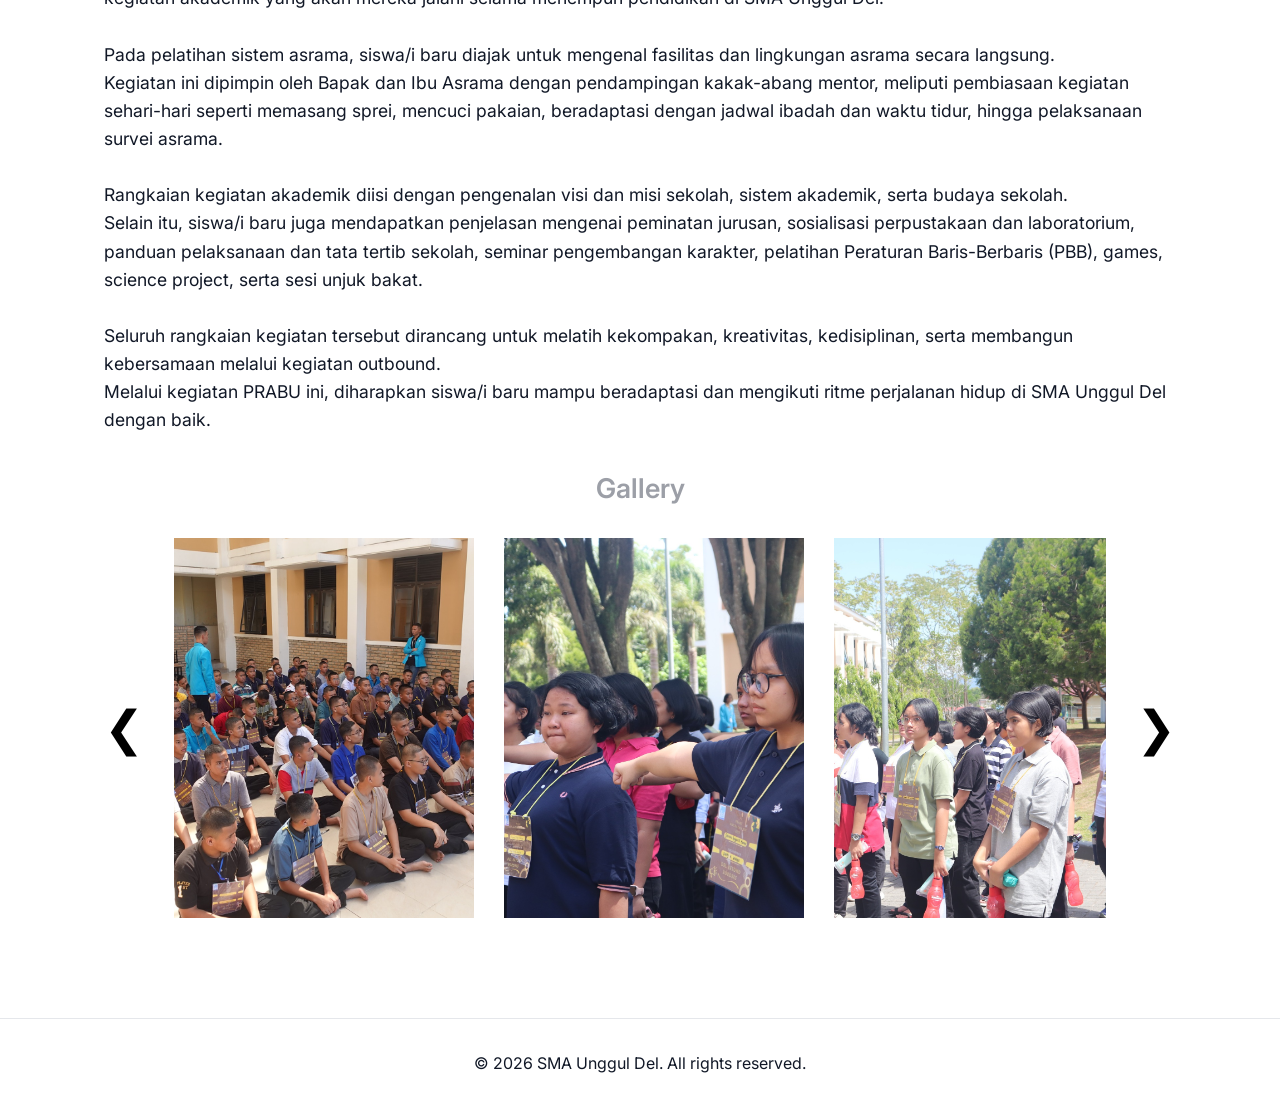
<file: prabu.html>
<!DOCTYPE html>
<html lang="en">
<head>
  <meta charset="UTF-8" />
  <meta name="viewport" content="width=device-width, initial-scale=1.0" />
  <title>Tentang Kami - SMA Unggul Del</title>

  <!-- Fonts -->
  <link href="https://fonts.googleapis.com/css2?family=Playfair+Display:wght@500;600;700&family=Inter:wght@400;500;600&display=swap" rel="stylesheet">

  <style>
    /* ================= GLOBAL ================= */
    * {
      margin: 0;
      padding: 0;
      box-sizing: border-box;
    }

    body {
      font-family: 'Inter', sans-serif;
      color: #111827;
      line-height: 1.6;
      background: #ffffff;
    }

    /* ================= HEADER ================= */
    header {
      position: fixed;
      top: 0;
      width: 100%;
      background: #ffffff;
      border-bottom: 1px solid #e5e7eb;
      z-index: 100;
    }

    nav {
      line-height: 1;
      max-width: 1400px;
      margin: auto;
      padding: 1.2rem 2.5rem;
      display: flex;
      align-items: center;
      justify-content: space-between;
    }

    .logo img {
      height: 60px;
    }

    nav ul {
      list-style: none;
      display: flex;
      align-items: center;
      gap: 2.2rem;
    }

    nav a {
      text-decoration: none;
      color: #111827;
      font-weight: 500;
      font-size: 0.95rem;
    }

    .nav-cta {
      background: #3b5aa3;
      color: #ffffff !important;
      padding: 0.45rem 1.2rem;
      border-radius: 999px;
      font-weight: 600;
    }

    /* ================= HERO SECTION ================= */
    .hero-section {
      margin-top: 85px;
      position: relative;
      min-height: 50vh;
      background: url("Images/prabu_19.jpg") center / cover no-repeat;
      display: flex;
      align-items: center;
    }

    /* Dark overlay */
    .hero-section::before {
      content: "";
      position: absolute;
      inset: 0;
      background: rgba(0, 0, 0, 0.55);
    }

    .hero-content {
      position: relative;
      max-width: 900px;
      padding: 0 10%;
      color: #ffffff;
    }

    .hero-content h2 {
      font-family: 'Playfair Display', serif;
      font-size: 3.4rem;
      margin-bottom: 1.2rem;
    }

    .hero-content p {
      font-size: 1.15rem;
      line-height: 1.8;
      max-width: 700px;
    }

    .hero-accent {
      width: 60px;
      height: 4px;
      background: #ffffff;
      margin-bottom: 1.5rem;
    }
    .mission-list {
      margin-left: 1.2rem;
      font-size: 1.05rem;
      line-height: 1.8;
    }

    .mission-list li {
      margin-bottom: 0.6rem;
    }

    /* ================= CONTENT SECTION ================= */
    .content-section {
      max-width: 1200px;
      margin: auto;
      padding: 80px 10% 60px;
    }

    .text-block {
      font-size: 1.1rem;
      margin-bottom: 2rem;
    }

    h3 {
      font-family: 'Playfair Display', serif;
      font-size: 1.8rem;
      color: #ffffff;
      margin-bottom: 1rem;
    }
    .content-section {
      max-width: 1200px;
      margin: auto;
      padding: 80px 5% 60px; 
    }

    .vision-mission-container {
      display: flex;
      gap: 40px;
      align-items: center;
    }

    .text-block {
      flex: 2;
      font-size: 1.1rem;
    }

    .image-sidebar {
      flex: 1;
      display: flex;
      flex-direction: column;
      gap: 20px;
    }

    .image-sidebar img {
      width: 100%;
      height: auto;
      border-radius: 8px;
      object-fit: cover;
      box-shadow: 0 4px 12px rgba(0,0,0,0.1);
    }

    /* Responsive adjustment for mobile */
    @media (max-width: 768px) {
      .vision-mission-container {
        flex-direction: column;
      }
    }

    /* ================= FOOTER ================= */
    footer {
      background: #ffffff;
      border-top: 1px solid #e5e7eb;
      text-align: center;
      padding: 2rem;
      margin-top: 40px;
    }
   /* ================= GALLERY ================= */
    .gallery-section {
    margin-top: 0px;
    }

    
    .gallery-wrapper {
    display: flex;
    align-items: center;
    justify-content: center;
    gap: 30px;
    }

    .gallery-viewport {
    width: 960px;
    height: 380px;          
    overflow: hidden;      
    }
    .gallery-track {
    display: flex;
    gap: 30px;
    transition: transform 0.35s ease-out;
    }



    /* Track */
    .gallery-track img {
    width: 300px;
    height: 380px;
    object-fit: cover;
    flex-shrink: 0; 
    }

    /* Arrows */
    .gallery-btn {
    background: none;
    border: none;
    font-size: 3rem;
    cursor: pointer;
    color: #000;
    user-select: none;
    }

    .gallery-btn:hover {
    opacity: 0.6;
    }

    /* Responsive */
    @media (max-width: 1000px) {
    .gallery-viewport {
        width: 640px; /* show 2 */
    }
    }

    @media (max-width: 700px) {
    .gallery-viewport {
        width: 300px; /* show 1 */
    }
    }
    .gallery-heading {
     text-align: center;
     margin-bottom: 28px;
    }

    .gallery-heading h3 {
     font-family: 'Inter', sans-serif;
     font-size: 1.7rem;
     color: #9c9fa7;
     font-weight: 600;
     margin: 0;
    }

    .content-image-wrapper {
      margin: 2.5rem 0;
      display: flex;
      justify-content: center;
    }

    .body-image {
     width: 100%;
     max-width: 480px; 
     height: auto;
     border-radius: 12px; 
    }
    .logo a {
    display: inline-block;
    }

    .logo img {
    cursor: pointer;
    }


  </style>
</head>

<body>

  <!-- ================= HEADER ================= -->
  <header>
    <nav>
      <div class="logo">
        <a href="index.html">
            <img src="Images/title_card.png" alt="SMA Unggul Del Logo">
        </a>
        </div>

      <ul>
        <li><a href="index.html">Home</a></li>
        <li><a href="about.html">Tentang Kami</a></li>
        <li><a href="program.html">Program</a></li>
        <li><a href="kegiatan.html">Kegiatan</a></li>
        <li><a href="pota.html" class="nav-cta">POTA</a></li>
      </ul>
    </nav>
  </header>

  <!-- ================= HERO BACKGROUND SECTION ================= -->
  <section class="hero-section">
    <div class="hero-content">
      <div class="hero-accent"></div>
      <h2>Prabu</h2>
      <h3>(Program Adaptasi Budaya Unggul)</h3>
    </div>
  </section>

  <!-- ================= WHITE CONTENT CONTINUATION ================= -->
  <main class="content-section">
  <div class="vision-mission-container">
    
    <div class="text-block">
        <p>
        Para siswa/i SMA Unggul Del yang telah dinyatakan lulus merupakan pribadi dengan kemampuan intelektual yang tinggi. Namun, di tengah dinamika peradaban, perkembangan zaman, dan kemajuan teknologi yang pesat, siswa tidak hanya dituntut unggul secara akademik. Oleh karena itu, institusi pendidikan perlu memastikan bahwa kemampuan intelektual tersebut berjalan seimbang dengan pengembangan emosional dan spiritual.
        </p>
        <br>
        <p>
        Dalam rangka menyambut siswa-siswi baru, SMA Unggul Del secara rutin menyelenggarakan Program Adaptasi Budaya Unggul (PRABU) dan Pra-Asrama pada setiap awal tahun ajaran.
        </p>
        <br>
        <p>
        PRABU bertujuan untuk mempersiapkan siswa/i baru agar mampu menjalani kehidupan berasrama secara matang, baik secara psikologis maupun fisik.<br>
        Melalui kegiatan ini, siswa diperkenalkan pada budaya, tata tertib, serta nilai-nilai kehidupan berasrama yang akan menjadi bagian dari keseharian mereka selama tiga tahun menempuh pendidikan di SMA Unggul Del.
        </p>
        <br>
        <p>
        Selain itu, PRABU juga berfungsi untuk menumbuhkan kedisiplinan, memperkenalkan lingkungan sekolah, sistem pembelajaran, serta budaya sekolah yang mencerminkan karakter siswa unggul.<br>
        Kegiatan ini diisi dengan berbagai sosialisasi nilai sosial, aturan, dan pembiasaan positif yang dirancang untuk membentuk pribadi yang berintegritas dan bertanggung jawab.
        </p>
        <br>
        <p>
        Sebagai landasan pembentukan karakter, filosofi hidup <strong>3M</strong> yang menjadi nilai utama keluarga besar SMA Unggul Del ditanamkan kepada siswa/i baru melalui kegiatan seminar dan pembinaan.
        </p>
        <div class="content-image-wrapper">
         <img src="Images/prabu_2.jpg" alt="Asrama" class="body-image">
        </div>
        <p>
        Tim Panitia PRABU yang terdiri dari siswa, guru, dan staf SMA Unggul Del secara bersama-sama membimbing siswa/i baru dalam melatih kedisiplinan serta menghayati budaya asrama. Melalui pendampingan ini, siswa juga diperkenalkan dengan pelaksanaan kegiatan akademik yang akan mereka jalani selama menempuh pendidikan di SMA Unggul Del.
        </p>
        <br>
        <p>
        Pada pelatihan sistem asrama, siswa/i baru diajak untuk mengenal fasilitas dan lingkungan asrama secara langsung.<br>
        Kegiatan ini dipimpin oleh Bapak dan Ibu Asrama dengan pendampingan kakak-abang mentor, meliputi pembiasaan kegiatan sehari-hari seperti memasang sprei, mencuci pakaian, beradaptasi dengan jadwal ibadah dan waktu tidur, hingga pelaksanaan survei asrama.
        </p>
        <br>
        <p>
        Rangkaian kegiatan akademik diisi dengan pengenalan visi dan misi sekolah, sistem akademik, serta budaya sekolah.<br>
        Selain itu, siswa/i baru juga mendapatkan penjelasan mengenai peminatan jurusan, sosialisasi perpustakaan dan laboratorium, panduan pelaksanaan dan tata tertib sekolah, seminar pengembangan karakter, pelatihan Peraturan Baris-Berbaris (PBB), games, science project, serta sesi unjuk bakat.
        </p>
        <br>
        <p>
        Seluruh rangkaian kegiatan tersebut dirancang untuk melatih kekompakan, kreativitas, kedisiplinan, serta membangun kebersamaan melalui kegiatan outbound.<br>
        Melalui kegiatan PRABU ini, diharapkan siswa/i baru mampu beradaptasi dan mengikuti ritme perjalanan hidup di SMA Unggul Del dengan baik.
        </p>


      
    </div>
<!-- ================= GALLERY SECTION ================= -->
  </div>
</section>


  </div>
   <section class="gallery-section">
    <div class="gallery-heading">
    <h3>Gallery</h3>
    </div>


  <div class="gallery-wrapper">

    <button class="gallery-btn left" onclick="moveSlide(-1)">
      &#10094;
    </button>

    <div class="gallery-viewport">
      <div class="gallery-track" id="galleryTrack">
        <img src="Images/prabu_4.jpg" alt="">
        <img src="Images/prabu_5.jpg" alt="">
        <img src="Images/prabu_6.jpg" alt="">
        <img src="Images/prabu_7.jpg" alt="">
        <img src="Images/prabu_8.jpg" alt="">
        <img src="Images/prabu_9.jpg" alt="">
        <img src="Images/prabu_10.jpg" alt="">
        <img src="Images/prabu_11.jpg" alt="">
        <img src="Images/prabu_12.jpg" alt="">
        <img src="Images/prabu_13.jpg" alt="">
        <img src="Images/prabu_14.jpg" alt="">
        <img src="Images/prabu_15.jpg" alt="">
        <img src="Images/prabu_16.jpg" alt="">
        <img src="Images/prabu_17.jpg" alt="">
      </div>
    </div>

    <button class="gallery-btn right" onclick="moveSlide(1)">
      &#10095;
    </button>
</main>

  <!-- ================= FOOTER ================= -->
  <footer>
    <p>© 2026 SMA Unggul Del. All rights reserved.</p>
  </footer>

  <script>
let index = 0;

function moveSlide(direction) {
  const track = document.getElementById("galleryTrack");
  const images = track.children;

  const visibleImages =
    window.innerWidth < 700 ? 1 :
    window.innerWidth < 1000 ? 2 : 3;

  const imageWidth = images[0].offsetWidth + 30;
  const maxIndex = images.length - visibleImages;

  index += direction;

  // 🔁 Infinite loop
  if (index > maxIndex) index = 0;
  if (index < 0) index = maxIndex;

  track.style.transform = `translateX(${-index * imageWidth}px)`;
}
</script>





</body>
</html>
</file>
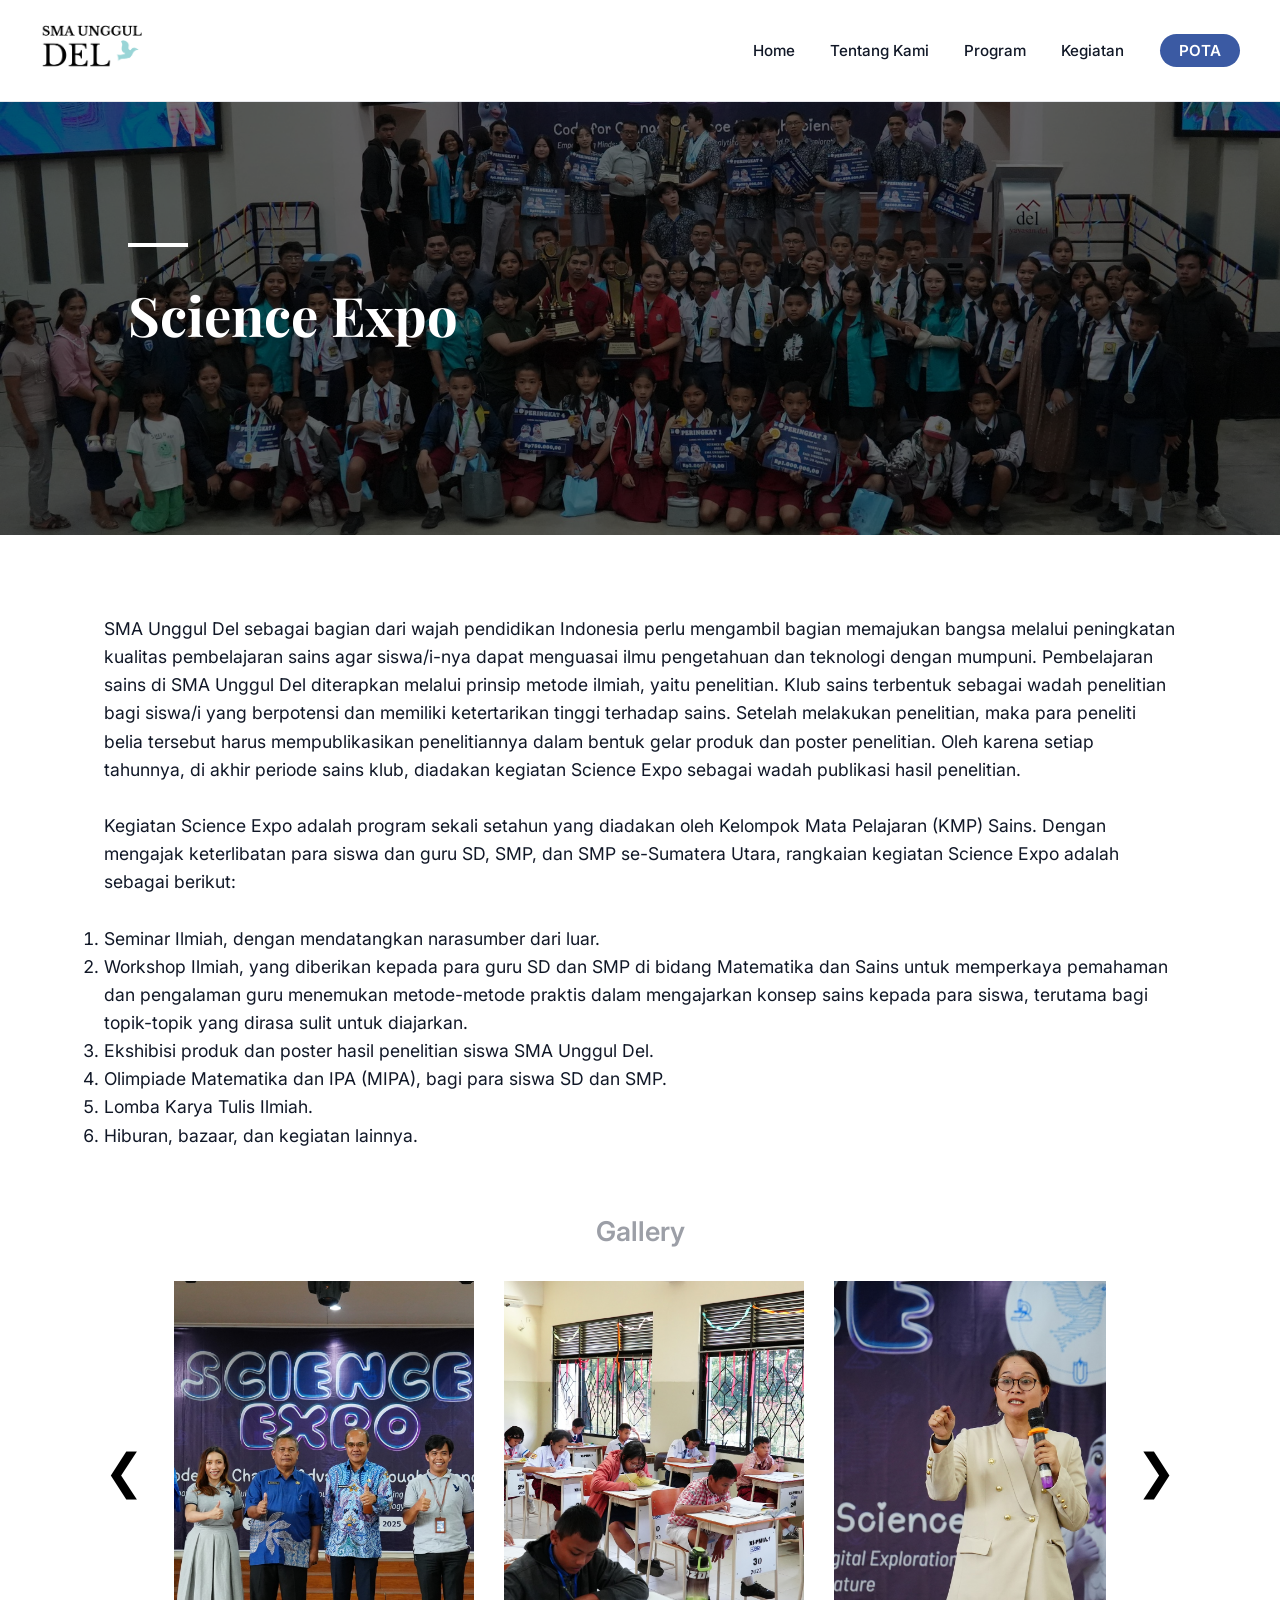
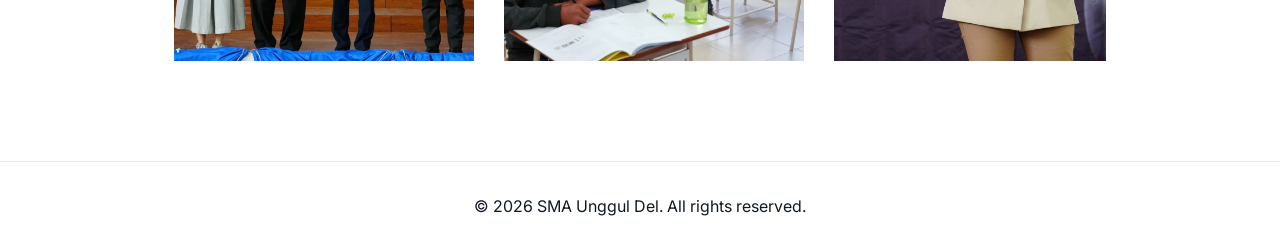
<file: science-expo.html>
<!DOCTYPE html>
<html lang="en">
<head>
  <meta charset="UTF-8" />
  <meta name="viewport" content="width=device-width, initial-scale=1.0" />
  <title>Tentang Kami - SMA Unggul Del</title>

  <!-- Fonts -->
  <link href="https://fonts.googleapis.com/css2?family=Playfair+Display:wght@500;600;700&family=Inter:wght@400;500;600&display=swap" rel="stylesheet">

  <style>
    /* ================= GLOBAL ================= */
    * {
      margin: 0;
      padding: 0;
      box-sizing: border-box;
    }

    body {
      font-family: 'Inter', sans-serif;
      color: #111827;
      line-height: 1.6;
      background: #ffffff;
    }

    /* ================= HEADER ================= */
    header {
      position: fixed;
      top: 0;
      width: 100%;
      background: #ffffff;
      border-bottom: 1px solid #e5e7eb;
      z-index: 100;
    }

    nav {
      line-height: 1;
      max-width: 1400px;
      margin: auto;
      padding: 1.2rem 2.5rem;
      display: flex;
      align-items: center;
      justify-content: space-between;
    }

    .logo img {
      height: 60px;
    }

    nav ul {
      list-style: none;
      display: flex;
      align-items: center;
      gap: 2.2rem;
    }

    nav a {
      text-decoration: none;
      color: #111827;
      font-weight: 500;
      font-size: 0.95rem;
    }

    .nav-cta {
      background: #3b5aa3;
      color: #ffffff !important;
      padding: 0.45rem 1.2rem;
      border-radius: 999px;
      font-weight: 600;
    }

    /* ================= HERO SECTION ================= */
    .hero-section {
      margin-top: 85px;
      position: relative;
      min-height: 50vh;
      background: url("Images/sc_5.jpg") center / cover no-repeat;
      display: flex;
      align-items: center;
    }

    .hero-section::before {
      content: "";
      position: absolute;
      inset: 0;
      background: rgba(0, 0, 0, 0.55);
    }

    .hero-content {
      position: relative;
      max-width: 900px;
      padding: 0 10%;
      color: #ffffff;
    }

    .hero-content h2 {
      font-family: 'Playfair Display', serif;
      font-size: 3.4rem;
      margin-bottom: 1.2rem;
    }

    .hero-content p {
      font-size: 1.15rem;
      line-height: 1.8;
      max-width: 700px;
    }

    .hero-accent {
      width: 60px;
      height: 4px;
      background: #ffffff;
      margin-bottom: 1.5rem;
    }
    .mission-list {
      margin-left: 1.2rem;
      font-size: 1.05rem;
      line-height: 1.8;
    }

    .mission-list li {
      margin-bottom: 0.6rem;
    }

    /* ================= CONTENT SECTION ================= */
    .content-section {
      max-width: 1200px;
      margin: auto;
      padding: 80px 10% 60px;
    }

    .text-block {
      font-size: 1.1rem;
      margin-bottom: 2rem;
    }

    h3 {
      font-family: 'Playfair Display', serif;
      font-size: 1.8rem;
      color: #3b5aa3;
      margin-bottom: 1rem;
    }
    .content-section {
      max-width: 1200px;
      margin: auto;
      padding: 80px 5% 60px; 
    }

    .vision-mission-container {
      display: flex;
      gap: 40px;
      align-items: center;
    }

    .text-block {
      flex: 2; 
      font-size: 1.1rem;
    }

    .image-sidebar {
      flex: 1; 
      display: flex;
      flex-direction: column;
      gap: 20px;
    }

    .image-sidebar img {
      width: 100%;
      height: auto;
      border-radius: 8px;
      object-fit: cover;
      box-shadow: 0 4px 12px rgba(0,0,0,0.1);
    }

    /* media untuk hp dll */
    @media (max-width: 768px) {
      .vision-mission-container {
        flex-direction: column;
      }
    }

    /* ================= FOOTER ================= */
    footer {
      background: #ffffff;
      border-top: 1px solid #e5e7eb;
      text-align: center;
      padding: 2rem;
      margin-top: 40px;
    }
   /* ================= GALLERY ================= */
    .gallery-section {
    margin-top: 0px;
    }

    
    .gallery-wrapper {
    display: flex;
    align-items: center;
    justify-content: center;
    gap: 30px;
    }

    .gallery-viewport {
    width: 960px;
    height: 380px;          
    overflow: hidden;      
    }
    .gallery-track {
    display: flex;
    gap: 30px;
    transition: transform 0.35s ease-out;
    }

    .gallery-track img {
    width: 300px;
    height: 380px;
    object-fit: cover;
    flex-shrink: 0; 
    }

    .gallery-btn {
    background: none;
    border: none;
    font-size: 3rem;
    cursor: pointer;
    color: #000;
    user-select: none;
    }

    .gallery-btn:hover {
    opacity: 0.6;
    }

    @media (max-width: 1000px) {
    .gallery-viewport {
        width: 640px; 
    }
    }

    @media (max-width: 700px) {
    .gallery-viewport {
        width: 300px; 
    }
    }
    .gallery-heading {
     text-align: center;
     margin-bottom: 28px;
    }

    .gallery-heading h3 {
     font-family: 'Inter', sans-serif;
     font-size: 1.7rem;
     color: #9c9fa7;
     font-weight: 600;
     margin: 0;
    }



  </style>
</head>

<body>

  <!-- ================= HEADER ================= -->
  <header>
    <nav>
      <div class="logo">
        <a href="index.html">
          <img src="Images/title_card.png" alt="SMA Unggul Del Logo">
        </a>
      </div>
      <ul>
        <li><a href="index.html">Home</a></li>
        <li><a href="about.html">Tentang Kami</a></li>
        <li><a href="program.html">Program</a></li>
        <li><a href="kegiatan.html">Kegiatan</a></li>
        <li><a href="pota.html" class="nav-cta">POTA</a></li>
      </ul>
    </nav>
  </header>

  <!-- ================= HERO BACKGROUND SECTION ================= -->
  <section class="hero-section">
    <div class="hero-content">
      <div class="hero-accent"></div>
      <h2>Science Expo</h2>
    </div>
  </section>

  <!-- ================= WHITE CONTENT CONTINUATION ================= -->
  <main class="content-section">
  <div class="vision-mission-container">
    
    <div class="text-block">
      <p>
        SMA Unggul Del sebagai bagian dari wajah pendidikan Indonesia perlu mengambil bagian memajukan bangsa melalui peningkatan kualitas pembelajaran sains agar siswa/i-nya dapat menguasai ilmu pengetahuan dan teknologi dengan mumpuni. Pembelajaran sains di SMA Unggul Del diterapkan melalui prinsip metode ilmiah, yaitu penelitian. Klub sains terbentuk sebagai wadah penelitian bagi siswa/i yang berpotensi dan memiliki ketertarikan tinggi terhadap sains. Setelah melakukan penelitian, maka para peneliti belia tersebut harus mempublikasikan penelitiannya dalam bentuk gelar produk dan poster penelitian. Oleh karena setiap tahunnya, di akhir periode sains klub, diadakan kegiatan Science Expo sebagai wadah publikasi hasil penelitian.
        <br><br>
        Kegiatan Science Expo adalah program sekali setahun yang diadakan oleh Kelompok Mata Pelajaran (KMP) Sains. Dengan mengajak keterlibatan para siswa dan guru SD, SMP, dan SMP se-Sumatera Utara, rangkaian kegiatan Science Expo adalah sebagai berikut:
      </p>
      <br>
      <ol>
        <li>Seminar Ilmiah, dengan mendatangkan narasumber dari luar.</li>
        <li>Workshop Ilmiah, yang diberikan kepada para guru SD dan SMP di bidang Matematika dan Sains untuk memperkaya pemahaman dan pengalaman guru menemukan metode-metode praktis dalam mengajarkan konsep sains kepada para siswa, terutama bagi topik-topik yang dirasa sulit untuk diajarkan.</li>
        <li>Ekshibisi produk dan poster hasil penelitian siswa SMA Unggul Del.</li>
        <li>Olimpiade Matematika dan IPA (MIPA), bagi para siswa SD dan SMP.</li>
        <li>Lomba Karya Tulis Ilmiah.</li>
        <li>Hiburan, bazaar, dan kegiatan lainnya.</li>
      </ol>
      <br>
      
    </div>
<!-- ================= GALLERY SECTION ================= -->
  </div>
</section>


  </div>
   <section class="gallery-section">
    <div class="gallery-heading">
    <h3>Gallery</h3>
    </div>


  <div class="gallery-wrapper">

    <button class="gallery-btn left" onclick="moveSlide(-1)">
      &#10094;
    </button>

    <div class="gallery-viewport">
      <div class="gallery-track" id="galleryTrack">
        <img src="Images/sc_1.jpg" alt="">
        <img src="Images/sc_2.jpg" alt="">
        <img src="Images/sc_3.jpg" alt="">
        <img src="Images/sc_4.jpg" alt="">
        <img src="Images/sc_6.jpg" alt="">
        <img src="Images/sc_7.jpg" alt="">
        <img src="Images/sc_8.jpg" alt="">
        <img src="Images/sc_9.jpg" alt="">
        <img src="Images/sc_10.jpg" alt="">

      </div>
    </div>

    <button class="gallery-btn right" onclick="moveSlide(1)">
      &#10095;
    </button>
</main>

  <!-- ================= FOOTER ================= -->
  <footer>
    <p>© 2026 SMA Unggul Del. All rights reserved.</p>
  </footer>

  <script>
let index = 0;

function moveSlide(direction) {
  const track = document.getElementById("galleryTrack");
  const images = track.children;

  const visibleImages =
    window.innerWidth < 700 ? 1 :
    window.innerWidth < 1000 ? 2 : 3;

  const imageWidth = images[0].offsetWidth + 30;
  const maxIndex = images.length - visibleImages;

  index += direction;

  if (index > maxIndex) index = 0;
  if (index < 0) index = maxIndex;

  track.style.transform = `translateX(${-index * imageWidth}px)`;
}
</script></body>
</html>
</file>
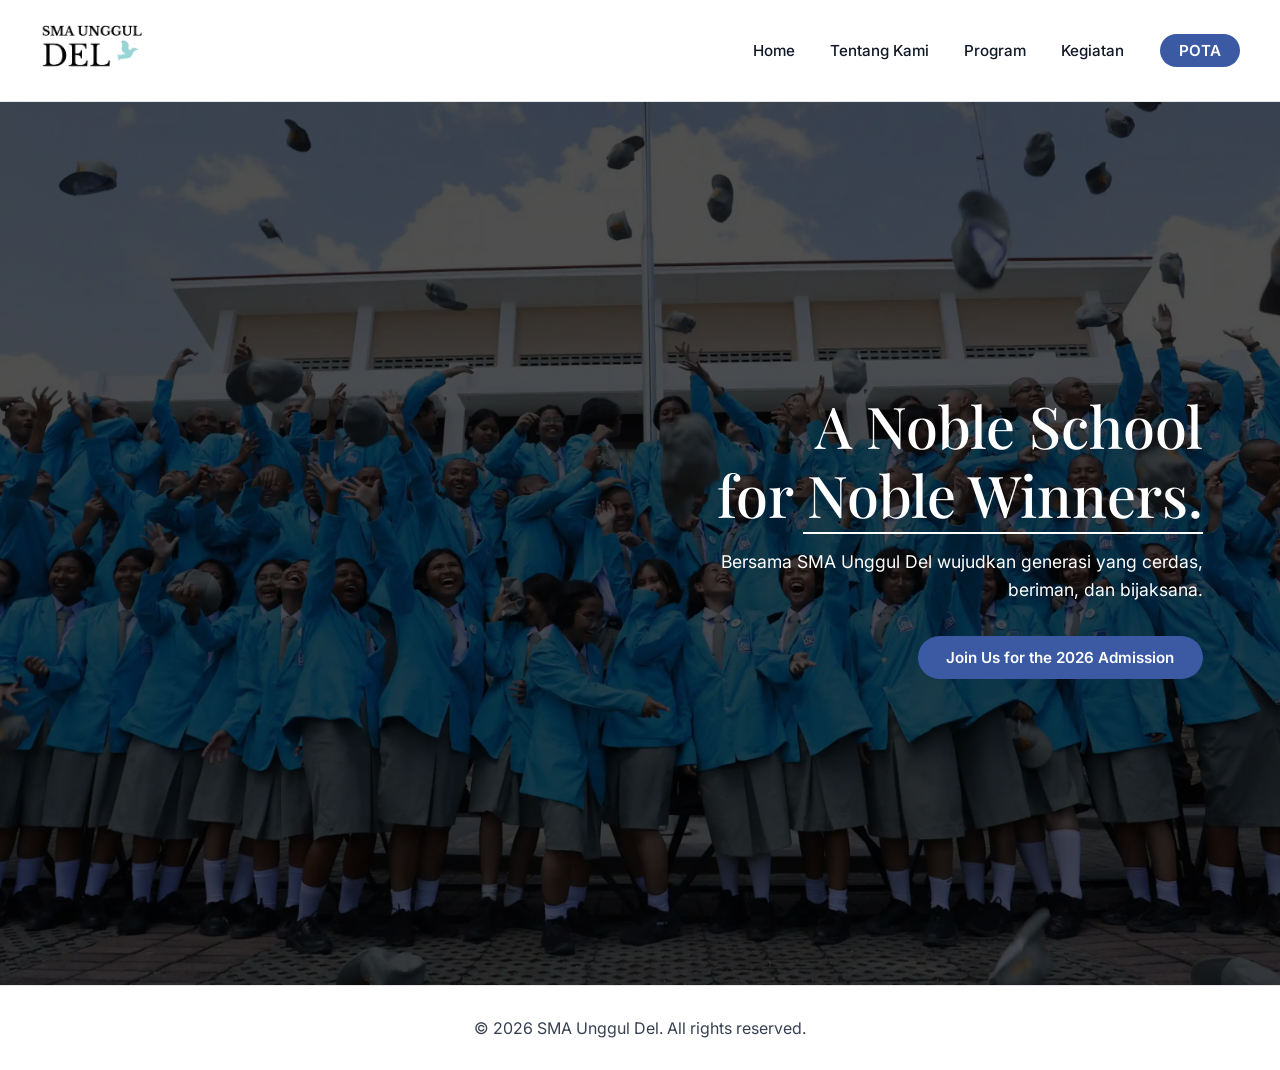
<file: website.html>
<!DOCTYPE html>
<html lang="en">
<head>
  <meta charset="UTF-8" />
  <meta name="viewport" content="width=device-width, initial-scale=1.0" />
  <title>SMA Unggul Del</title>

  <!-- Fonts -->
  <link href="https://fonts.googleapis.com/css2?family=Playfair+Display:wght@500;600;700&family=Inter:wght@400;500;600&display=swap" rel="stylesheet">

  <style>
    * {
      margin: 0;
      padding: 0;
      box-sizing: border-box;
    }

    body {
      font-family: 'Inter', sans-serif;
      color: #111827;
    }

    /* ================= HEADER ================= */
    header {
      position: fixed;
      top: 0;
      width: 100%;
      background: #ffffff;
      border-bottom: 1px solid #e5e7eb;
      z-index: 100;
    }

    nav {
      line-height: 1;
      max-width: 1400px;
      margin: auto;
      padding: 1.2rem 2.5rem;
      display: flex;
      align-items: center;
      justify-content: space-between;
    }

    .logo img {
      height: 60px;
    }

    nav ul {
      list-style: none;
      display: flex;
      align-items: center;
      gap: 2.2rem;
    }

    nav a {
      text-decoration: none;
      color: #111827;
      font-weight: 500;
      font-size: 0.95rem;
    }

    .nav-cta {
      background: #3b5aa3;
      color: #ffffff !important;
      padding: 0.45rem 1.2rem;
      border-radius: 999px;
      font-weight: 600;
    }

    /* ================= HERO ================= */
    .hero {
      margin-top: 85px;
      min-height: 100vh;
      background:
        linear-gradient(
          rgba(0,0,0,0.45),
          rgba(0,0,0,0.45)
        ),
        url("Images/bg_image.png") center / cover no-repeat;

      display: flex;
      align-items: center;
      justify-content: flex-end;
      padding: 0 6%;
    }

    .hero-content {
      max-width: 720px;
      text-align: right;
      color: #ffffff;
    }

    .hero h1 {
      font-family: 'Playfair Display', serif;
      font-size: 3.6rem;
      font-weight: 500;
      line-height: 1.2;
      margin-bottom: 1.2rem;
    }

    .hero h1 .underline {
      position: relative;
      display: inline-block;
    }

    .hero h1 .underline::after {
      content: "";
      position: absolute;
      bottom: -5px;
      right: 0;
      width: 400px;
      height: 2px;
      background-color: #ffffff;

      transform: scaleX(0);
      transform-origin: right;
      animation: drawLine 0.9s ease-out forwards;
      animation-delay: 0.4s;
    }

    .hero p {
      font-size: 1.1rem;
      line-height: 1.6;
      max-width: 520px;
      margin-left: auto;
    }
    .hero-buttons {
      margin-top: 2rem;
    }

    .hero-cta {
      display: inline-block;
      background: #3b5aa3;
      color: #ffffff;
      text-decoration: none;
      padding: 0.75rem 1.8rem;
      border-radius: 999px;
      font-weight: 600;
      font-size: 0.95rem;
      transition: all 0.25s ease;
    }

    .hero-cta:hover {
      background: #2f4a88;
      transform: translateY(-2px);
    }


    /* ================= FOOTER ================= */
    footer {
      background: #ffffff;
      border-top: 1px solid #e5e7eb;
      text-align: center;
      padding: 2rem;
      color: #374151;
    }

    /* ================= RESPONSIVE ================= */
    @media (max-width: 900px) {
      nav ul {
        display: none;
      }

      .hero {
        justify-content: center;
      }

      .hero-content {
        text-align: center;
      }

      .hero p {
        margin: auto;
      }

      .hero h1 {
        font-size: 2.6rem;
      }

      .hero h1 .underline::after {
        right: 50%;
        transform-origin: center;
        transform: translateX(50%) scaleX(0);
      }
    }
    .logo a {
    display: inline-block;
    }

    .logo img {
    cursor: pointer;
    }
    

    /* ================= ANIMATION ================= */
    @keyframes drawLine {
      to {
        transform: scaleX(1);
      }
    }
  </style>
</head>
<body>

  <!-- HEADER -->
  <header>
    <nav>
      <div class="logo">
       <a href="website.html">
      <img src="Images/title_card.png" alt="SMA Unggul Del Logo">
      </a>
      </div>

      <ul>
        <li><a href="website.html">Home</a></li>
        <li><a href="about.html">Tentang Kami</a></li>
        <li><a href="program.html">Program</a></li>
        <li><a href="kegiatan.html">Kegiatan</a></li>
        <li><a href="pota.html" class="nav-cta">POTA</a></li>
      </ul>
    </nav>
  </header>

  <!-- HERO -->
  <section class="hero">
    <div class="hero-content">
      <h1>
        A Noble School<br>
        <span class="underline">for Noble Winners.</span>
      </h1>
      <p>
        Bersama SMA Unggul Del wujudkan generasi
        yang cerdas, beriman, dan bijaksana.
      </p>
      <div class="hero-buttons">
         <a href="https://admisi.smadel.sch.id/" class="hero-cta" target="_blank">
         Join Us for the 2026 Admission
        </a>
      </div>
    </div>
  </section>

  <!-- FOOTER -->
  <footer>
    <p>© 2026 SMA Unggul Del. All rights reserved.</p>
  </footer>

</body>
</html>
</file>
<file: style.css>
* {
  margin: 0;
  padding: 0;
  box-sizing: border-box;
}
body {
  font-family: 'Inter', sans-serif;
  color: #111827;
  line-height: 1.6;
  background: #ffffff;
}
header {
  position: fixed;
  top: 0;
  width: 100%;
  background: #ffffff;
  border-bottom: 1px solid #e5e7eb;
  z-index: 100;
}
nav {
  line-height: 1;
  max-width: 1400px;
  margin: auto;
  padding: 1.2rem 2.5rem;
  display: flex;
  align-items: center;
  justify-content: space-between;
}
.logo img { height: 60px; }
nav ul {
  list-style: none;
  display: flex;
  align-items: center;
  gap: 2.2rem;
}
nav a {
  text-decoration: none;
  color: #111827;
  font-weight: 500;
  font-size: 0.95rem;
}
.nav-cta {
  background: #3b5aa3;
  color: #ffffff !important;
  padding: 0.45rem 1.2rem;
  border-radius: 999px;
  font-weight: 600;
}
.container {
  display: flex;
  max-width: 1400px;
  margin: 0 auto;
  padding: 0 2.5rem;
}
.sidebar {
  width: 300px;
  position: sticky;
  top: 120px;
  height: calc(100vh - 120px);
  padding-right: 2rem;
  border-right: 1px solid #e5e7eb;
  overflow-y: auto;
}
.main-content {
  flex: 1;
  padding: 120px 0 80px 4rem;
}
.hero-section {
  margin-top: 85px;
  position: relative;
  min-height: 50vh;
  display: flex;
  align-items: center;
}
.hero-section::before {
  content: "";
  position: absolute;
  inset: 0;
  background: rgba(0, 0, 0, 0.55);
}
.hero-content {
  position: relative;
  max-width: 900px;
  padding: 0 10%;
  color: #ffffff;
}
.hero-content h2 {
  font-family: 'Playfair Display', serif;
  font-size: 3.4rem;
  margin-bottom: 1.2rem;
}
.gallery-wrapper {
  position: relative;
  display: flex;
  align-items: center;
  justify-content: center;
}
.gallery-viewport {
  overflow: hidden;
  width: 100%;
}
.gallery-track {
  display: flex;
  transition: transform 0.5s ease-in-out;
  gap: 15px;
}
.gallery-track img {
  width: 300px;
  height: 200px;
  object-fit: cover;
  border-radius: 8px;
}
.page-hero {
  margin-top: 85px;
  position: relative;
  min-height: 50vh;
  display: flex;
  align-items: center;
  background-position: center;
  background-size: cover;
  background-repeat: no-repeat;
}
.page-hero::before {
  content: "";
  position: absolute;
  inset: 0;
  background: rgba(0, 0, 0, 0.55);
}
.page-hero h3 {
  font-family: 'Playfair Display', serif;
  font-size: 1.8rem;
  color: #fff;
  margin-top: 1rem;
  position: relative;
  z-index: 2;
}
.quote {
  font-family: 'Playfair Display', serif;
  font-size: 1.4rem;
  font-style: italic;
  color: #1f2937;
  padding-left: 1.5rem;
  border-left: 4px solid #7b7b7b;
  margin-bottom: 2.5rem;
}
.mission-list ul {
  margin-left: 1.5rem;
  list-style-type: circle;
}
.gallery-section { margin-top: 40px; }
.gallery-wrapper { display: flex; align-items: center; justify-content: center; gap: 30px; }
.gallery-viewport { width: 960px; height: 380px; overflow: hidden; }
.gallery-track { display: flex; gap: 30px; transition: transform .35s ease-out; }
.gallery-track img { width: 300px; height: 380px; object-fit: cover; flex-shrink: 0; }
.gallery-btn { background: none; border: none; font-size: 3rem; cursor: pointer; color: #000; user-select: none; }
.gallery-btn:hover { opacity: .6; }
.gallery-heading { text-align: center; margin-bottom: 28px; }
.gallery-heading h3 { font-family: 'Inter', sans-serif; font-size: 1.7rem; color: #9c9fa7; font-weight: 600; }
@media (max-width: 1000px) { .gallery-viewport { width: 640px; } }
@media (max-width: 700px) { .gallery-viewport { width: 300px; } }
</file>
